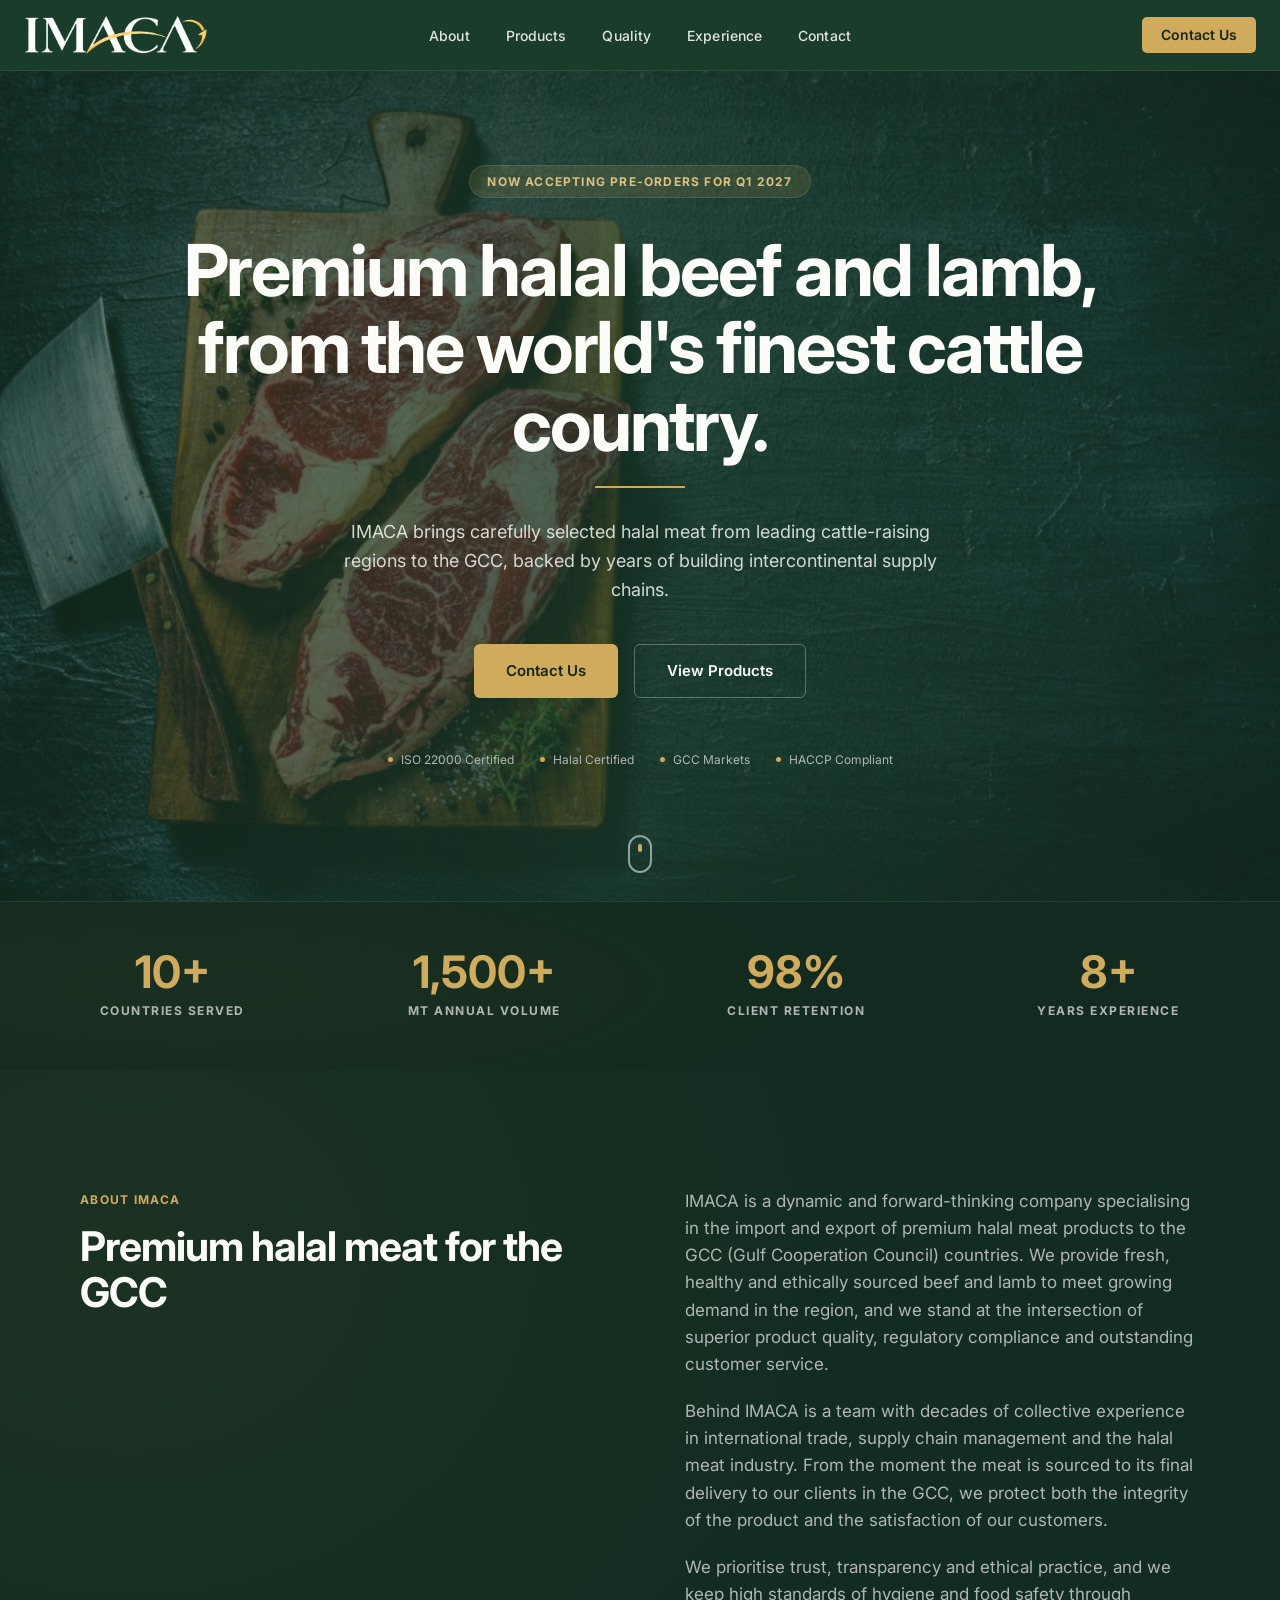
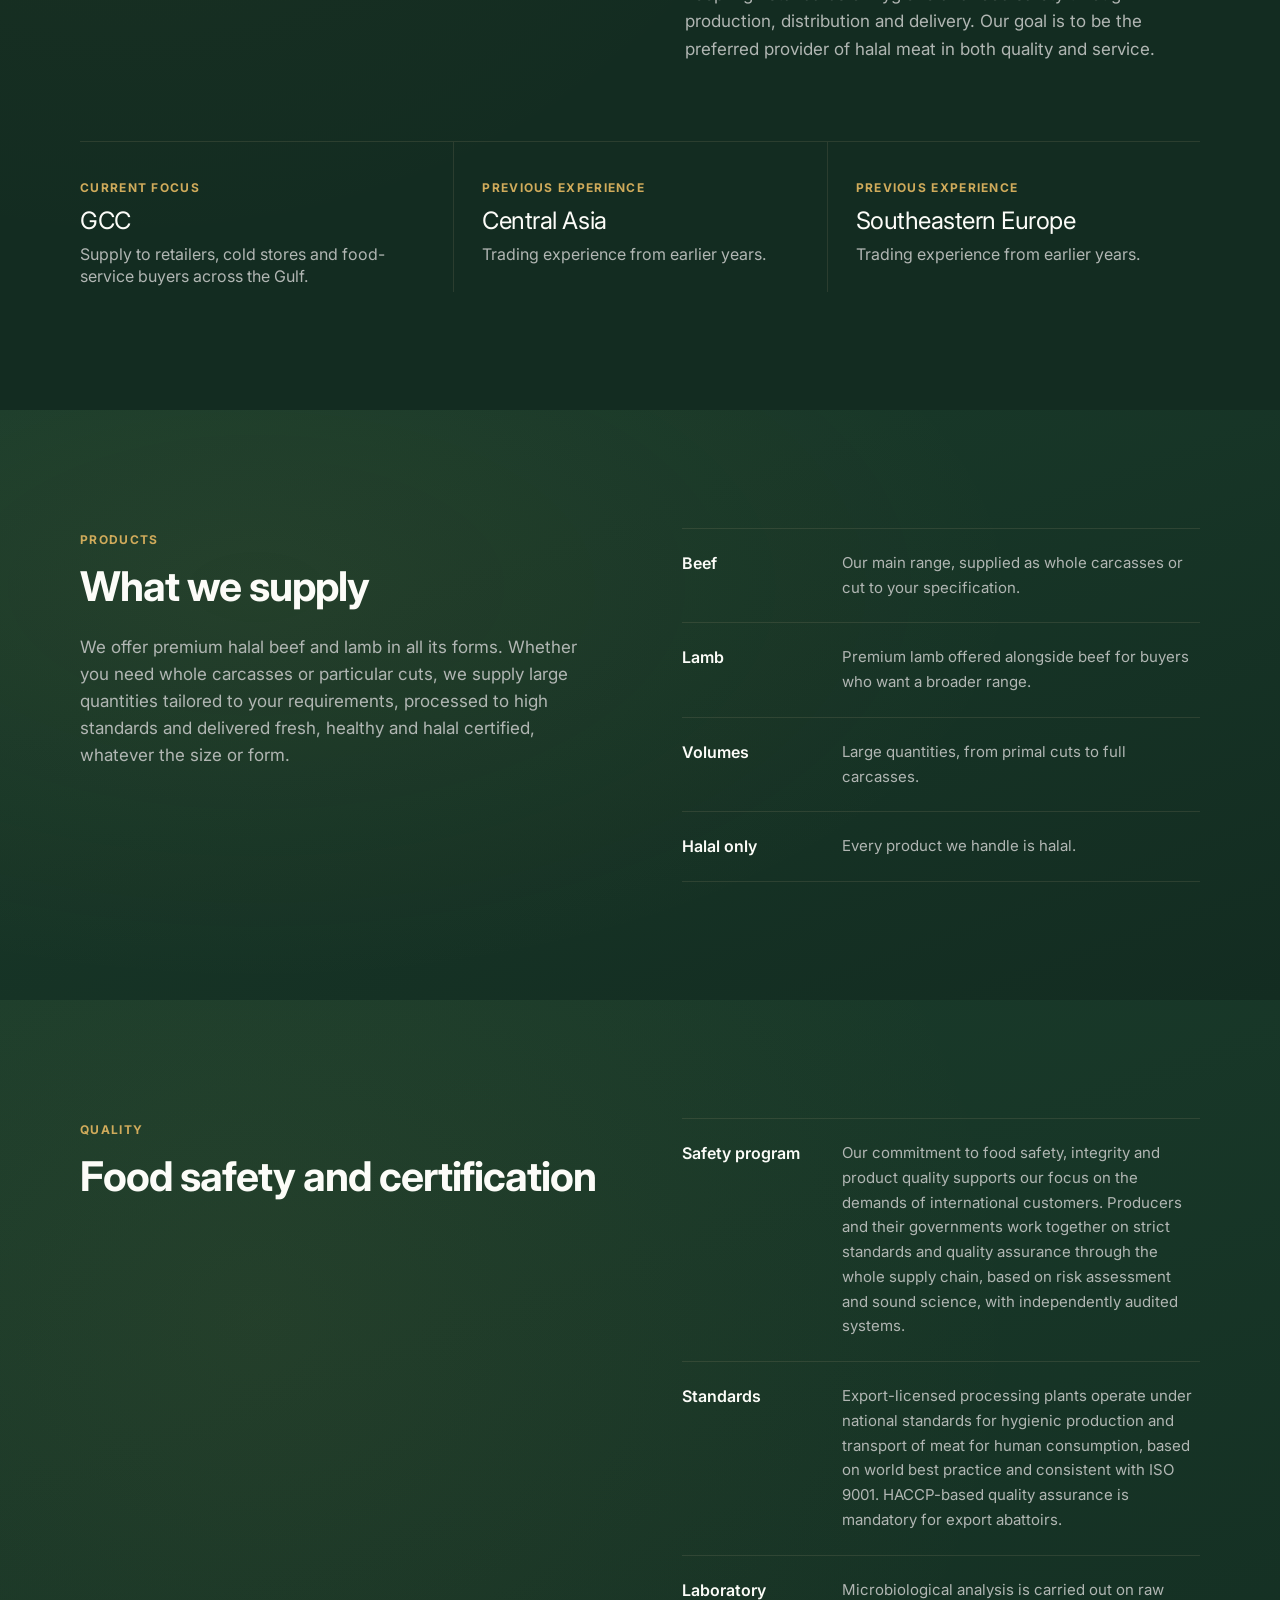
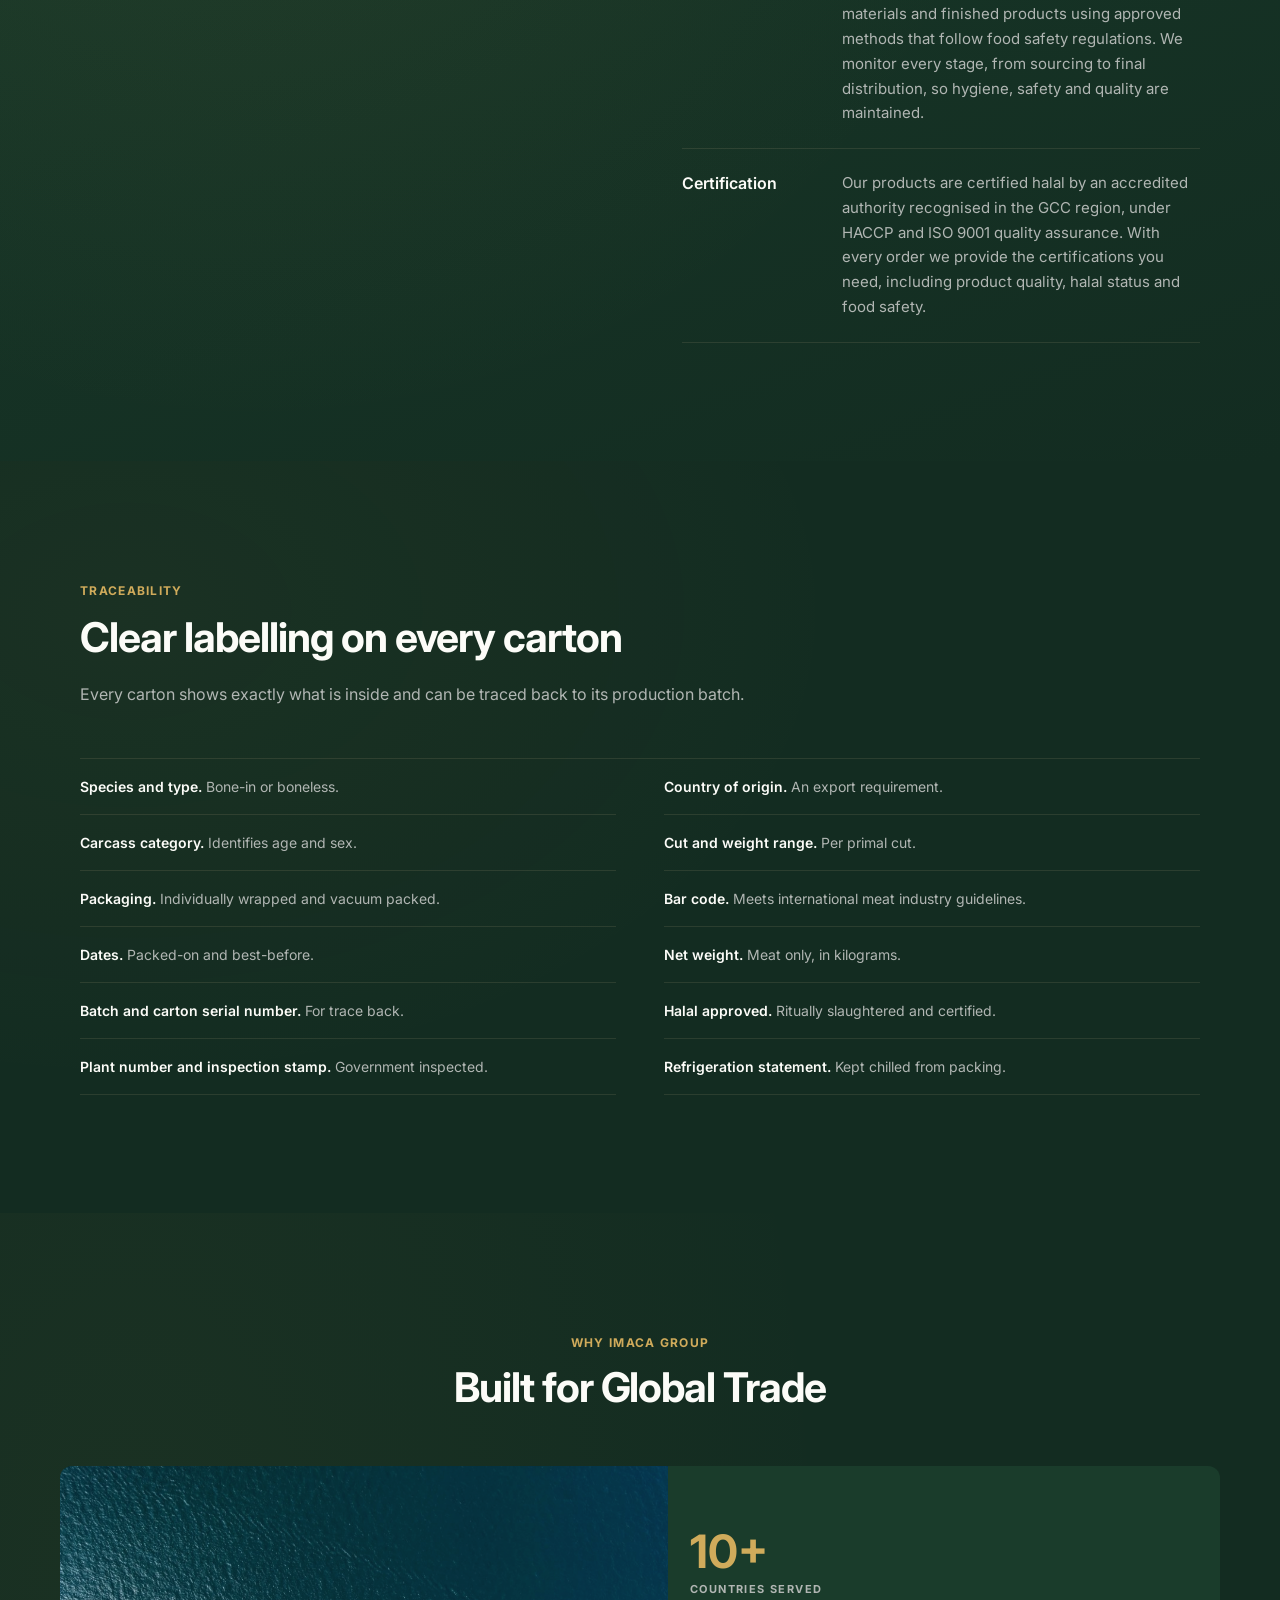
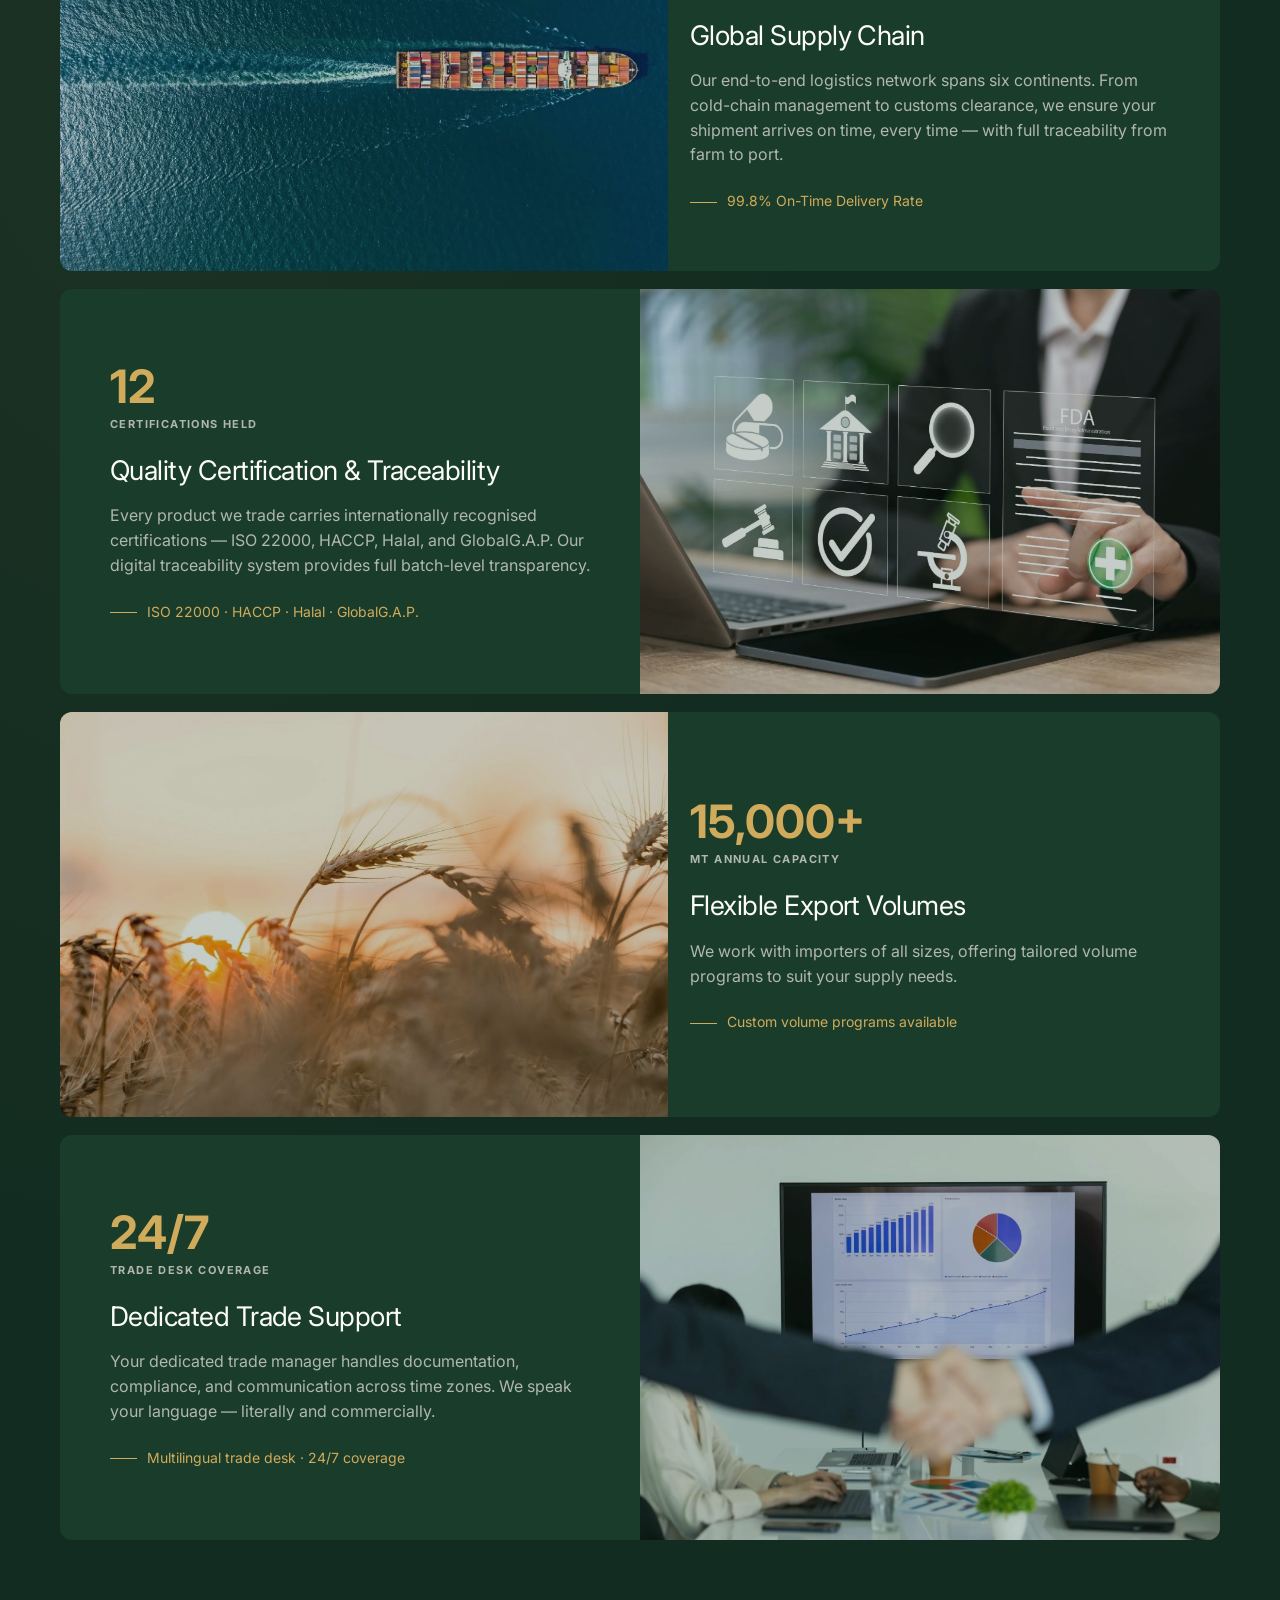
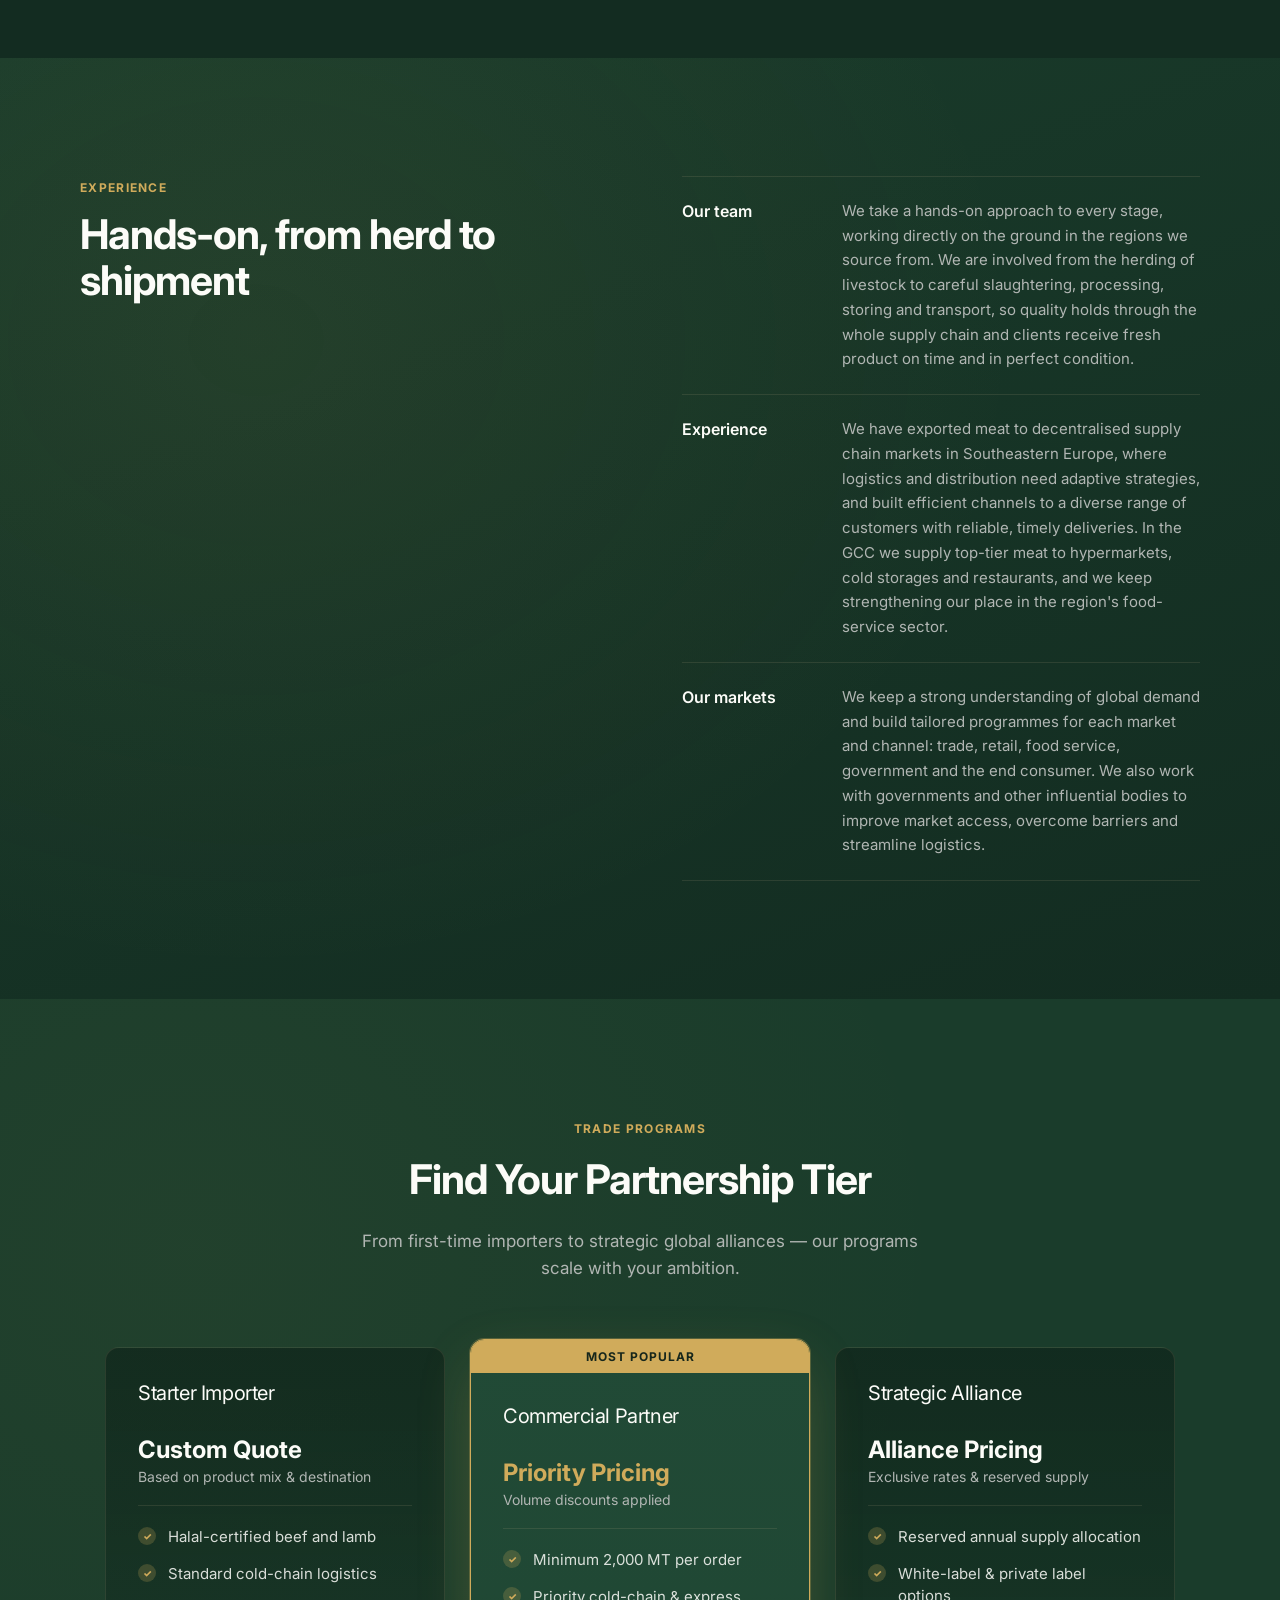
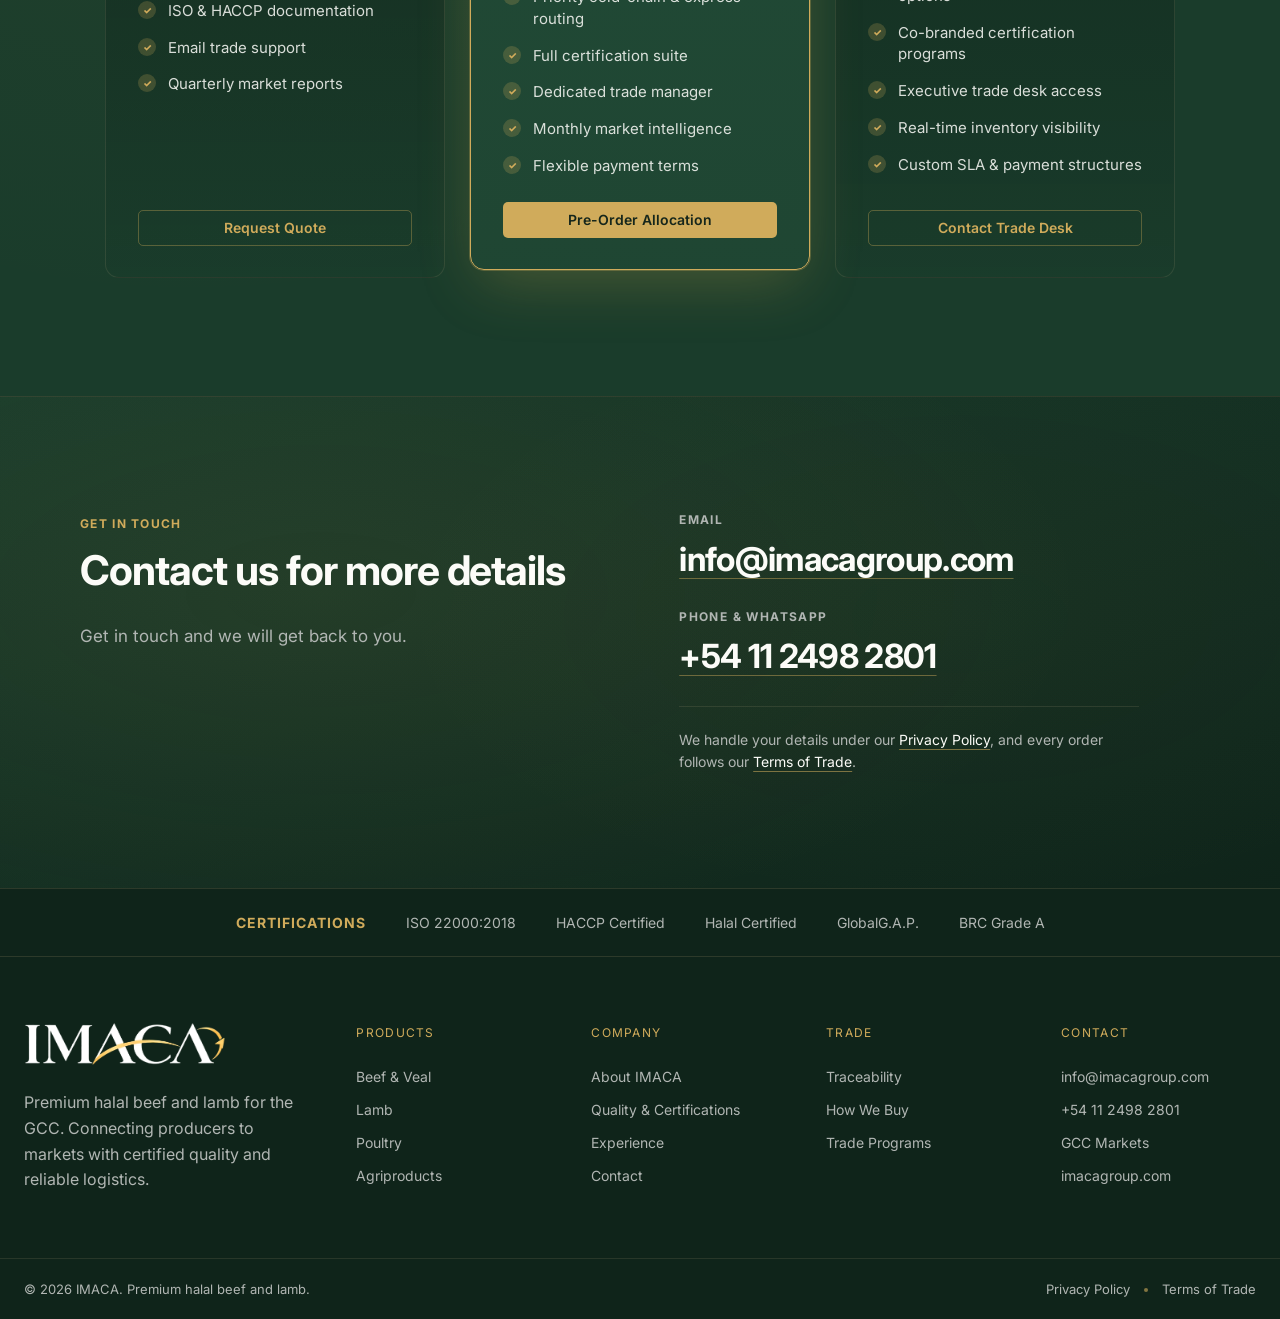
<file: index.html>
<!doctype html>
<html lang="en">
<head>
  <meta charset="utf-8">
  <meta name="viewport" content="width=device-width, initial-scale=1">
  <title>IMACA | Premium Halal Beef &amp; Lamb for the GCC</title>
  <meta name="description" content="IMACA supplies premium halal beef and lamb to GCC markets, connecting producers and buyers through certified quality and reliable logistics.">
  <meta property="og:title" content="IMACA | Premium Halal Beef &amp; Lamb for the GCC">
  <meta property="og:description" content="Premium halal beef and lamb for the GCC, backed by certified quality and reliable global trade.">
  <meta property="og:type" content="website">
  <meta name="twitter:card" content="summary_large_image">
  <link rel="icon" href="assets/favicon-32.png?v=10" type="image/png" sizes="32x32">
  <link rel="icon" href="assets/favicon-512.png?v=10" type="image/png" sizes="512x512">
  <link rel="apple-touch-icon" href="assets/apple-touch-icon.png?v=10">
  <link rel="preconnect" href="https://fonts.googleapis.com">
  <link rel="preconnect" href="https://fonts.gstatic.com" crossorigin>
  <link rel="stylesheet" href="https://fonts.googleapis.com/css2?family=Inter:wght@400;500;600;700;800&display=swap">
  <script>document.documentElement.classList.add("js-reveal")</script>
  <link rel="stylesheet" href="styles.css?v=10">
  <script src="script.js?v=10" defer></script>
</head>
<body>
<main id="top">
  <header class="site-header" id="site-header">
    <div class="header-inner">
      <a class="brand" href="#top" aria-label="IMACA, back to top"><img class="brand-logo" src="assets/imaca-logo.png?v=10" alt="IMACA" width="1007" height="219"></a>
      <nav class="nav-links" id="nav-links" aria-label="Main navigation">
        <a href="#about">About</a>
        <a href="#products">Products</a>
        <a href="#quality">Quality</a>
        <a href="#experience">Experience</a>
        <a href="#contact">Contact</a>
      </nav>
      <a class="btn btn-gold header-action" href="#contact">Contact Us</a>
      <button type="button" class="btn btn-ghost btn-icon menu-button" id="menu-button" aria-label="Open menu" aria-expanded="false" aria-controls="nav-links">
        <svg class="icon-menu" viewBox="0 0 24 24" fill="none" stroke="currentColor" stroke-width="2" stroke-linecap="round" stroke-linejoin="round" aria-hidden="true"><line x1="4" x2="20" y1="12" y2="12"/><line x1="4" x2="20" y1="6" y2="6"/><line x1="4" x2="20" y1="18" y2="18"/></svg>
        <svg class="icon-close" viewBox="0 0 24 24" fill="none" stroke="currentColor" stroke-width="2" stroke-linecap="round" stroke-linejoin="round" aria-hidden="true"><path d="M18 6 6 18"/><path d="m6 6 12 12"/></svg>
      </button>
    </div>
  </header>
  <section class="hero" aria-labelledby="hero-title">
    <img class="hero-image" src="assets/hero-steak.jpg" alt="Premium cuts of beef on a butcher board" width="1024" height="682">
    <div class="hero-center">
      <span class="hero-pill">Now accepting pre-orders for Q1 2027</span>
      <h1 id="hero-title">Premium halal beef and lamb, from the world's finest cattle country.</h1>
      <div class="gold-rule"></div>
      <p class="hero-copy">IMACA brings carefully selected halal meat from leading cattle-raising regions to the GCC, backed by years of building intercontinental supply chains.</p>
      <div class="hero-actions">
        <a class="btn btn-gold btn-lg" href="#contact">Contact Us</a>
        <a class="btn btn-light-outline btn-lg" href="#products">View Products</a>
      </div>
      <div class="hero-badges"><span>ISO 22000 Certified</span><span>Halal Certified</span><span>GCC Markets</span><span>HACCP Compliant</span></div>
    </div>
    <a class="scroll-mouse" href="#about" aria-label="Scroll to About"></a>
  </section>

  <div class="stats">
    <div class="wrap stats-grid">
      <div><span class="stat-number">10+</span><span class="stat-label">Countries served</span></div>
      <div><span class="stat-number">1,500+</span><span class="stat-label">MT annual volume</span></div>
      <div><span class="stat-number">98%</span><span class="stat-label">Client retention</span></div>
      <div><span class="stat-number">8+</span><span class="stat-label">Years experience</span></div>
    </div>
  </div>

  <section id="about" class="section-band tone-base">
    <div class="wrap wrap-narrow">
      <div class="about-top">
        <div><span class="eyebrow">About IMACA</span><h2 class="section-title">Premium halal meat for the GCC</h2></div>
        <div class="about-text body-copy">
          <p>IMACA is a dynamic and forward-thinking company specialising in the import and export of premium halal meat products to the GCC (Gulf Cooperation Council) countries. We provide fresh, healthy and ethically sourced beef and lamb to meet growing demand in the region, and we stand at the intersection of superior product quality, regulatory compliance and outstanding customer service.</p>
          <p>Behind IMACA is a team with decades of collective experience in international trade, supply chain management and the halal meat industry. From the moment the meat is sourced to its final delivery to our clients in the GCC, we protect both the integrity of the product and the satisfaction of our customers.</p>
          <p>We prioritise trust, transparency and ethical practice, and we keep high standards of hygiene and food safety through production, distribution and delivery. Our goal is to be the preferred provider of halal meat in both quality and service.</p>
        </div>
      </div>
      <div class="focus-grid">
        <div class="focus-item"><span class="eyebrow">Current focus</span><h3>GCC</h3><p>Supply to retailers, cold stores and food-service buyers across the Gulf.</p></div>
        <div class="focus-item"><span class="eyebrow">Previous experience</span><h3>Central Asia</h3><p>Trading experience from earlier years.</p></div>
        <div class="focus-item"><span class="eyebrow">Previous experience</span><h3>Southeastern Europe</h3><p>Trading experience from earlier years.</p></div>
      </div>
    </div>
  </section>

  <section id="products" class="section-band tone-gradient">
    <div class="wrap wrap-narrow split-grid">
      <div class="split-intro"><span class="eyebrow">Products</span><h2 class="section-title">What we supply</h2><p class="body-copy">We offer premium halal beef and lamb in all its forms. Whether you need whole carcasses or particular cuts, we supply large quantities tailored to your requirements, processed to high standards and delivered fresh, healthy and halal certified, whatever the size or form.</p></div>
      <div class="detail-list">
        <div class="detail-row"><strong>Beef</strong><p>Our main range, supplied as whole carcasses or cut to your specification.</p></div>
        <div class="detail-row"><strong>Lamb</strong><p>Premium lamb offered alongside beef for buyers who want a broader range.</p></div>
        <div class="detail-row"><strong>Volumes</strong><p>Large quantities, from primal cuts to full carcasses.</p></div>
        <div class="detail-row"><strong>Halal only</strong><p>Every product we handle is halal.</p></div>
      </div>
    </div>
  </section>

  <!-- Specifications section hidden for now.
  <section class="specs-band tone-base">
    <div class="wrap wrap-narrow">
      <span class="eyebrow">Specifications</span>
      <h2 class="section-title">Lamb specifications</h2>
      <p class="body-copy specs-lead">Categories, cuts and grading are described clearly so that orders are specified precisely. Trim variations are agreed between buyer and seller.</p>
      <div class="spec-table">
        <div class="spec-table-head"><span>Category</span><span>Description</span></div>
        <div class="spec-table-row"><strong>Young lamb</strong><span>Up to 5 months. No permanent incisor teeth and no permanent upper molars.</span></div>
        <div class="spec-table-row"><strong>Lamb</strong><span>About 12 months. Female, castrated or entire male with no permanent incisor teeth.</span></div>
        <div class="spec-table-row"><strong>Hogget (yearling mutton)</strong><span>10 to 18 months. One or two permanent incisor teeth; males show no secondary sexual characteristics.</span></div>
        <div class="spec-table-row"><strong>Mutton (ewe or wether)</strong><span>Over 10 months. Female or castrated male with permanent incisor teeth.</span></div>
        <div class="spec-table-row"><strong>Ram</strong><span>Over 10 months. Entire or castrated male showing secondary sexual characteristics.</span></div>
      </div>
      <div class="spec-notes">
        <div class="detail-list">
          <div class="detail-row"><strong>Carcass</strong><p>All skeletal musculature and bone, from the hock and knee joints, including all cervical vertebrae and up to five coccygeal vertebrae.</p></div>
          <div class="detail-row"><strong>Carcass pieces</strong><p>Cut from a full carcass with all primal cuts retained (the tenderloin may be excepted). More than two pieces are described as carcass pieces; six pieces as a 6 way cut.</p></div>
          <div class="detail-row"><strong>Primal cuts</strong><p>Leg (chump on or off, shank on or off), loin and short loin, rack (cap on or off, frenched), square cut shoulder (rolled and netted), neck, backstrap, tenderloin, breast and flap, fore shank.</p></div>
          <div class="detail-row"><strong>Fat class</strong><p>Graded 1 to 5 by tissue depth at the GR site, over the 12th rib and 110 mm from the midline: class 1 up to 5 mm, class 2 over 5 to 10 mm, class 3 over 10 to 15 mm, class 4 over 15 to 20 mm, class 5 over 20 mm.</p></div>
          <div class="detail-row"><strong>Weight class</strong><p>Carcasses are classified by weight in 2 kg steps, from 8 kg up to 28 kg.</p></div>
        </div>
      </div>
    </div>
  </section>
  -->

  <section id="quality" class="section-band tone-gradient">
    <div class="wrap wrap-narrow split-grid">
      <div><span class="eyebrow">Quality</span><h2 class="section-title">Food safety and certification</h2></div>
      <div class="detail-list">
        <div class="detail-row"><strong>Safety program</strong><p>Our commitment to food safety, integrity and product quality supports our focus on the demands of international customers. Producers and their governments work together on strict standards and quality assurance through the whole supply chain, based on risk assessment and sound science, with independently audited systems.</p></div>
        <div class="detail-row"><strong>Standards</strong><p>Export-licensed processing plants operate under national standards for hygienic production and transport of meat for human consumption, based on world best practice and consistent with ISO 9001. HACCP-based quality assurance is mandatory for export abattoirs.</p></div>
        <div class="detail-row"><strong>Laboratory</strong><p>Microbiological analysis is carried out on raw materials and finished products using approved methods that follow food safety regulations. We monitor every stage, from sourcing to final distribution, so hygiene, safety and quality are maintained.</p></div>
        <div class="detail-row"><strong>Certification</strong><p>Our products are certified halal by an accredited authority recognised in the GCC region, under HACCP and ISO 9001 quality assurance. With every order we provide the certifications you need, including product quality, halal status and food safety.</p></div>
      </div>
    </div>
  </section>

  <section id="traceability" class="section-band tone-base">
    <div class="wrap wrap-narrow">
      <span class="eyebrow">Traceability</span>
      <h2 class="section-title">Clear labelling on every carton</h2>
      <p class="body-copy trace-lead">Every carton shows exactly what is inside and can be traced back to its production batch.</p>
      <div class="label-grid">
        <p><strong>Species and type.</strong> Bone-in or boneless.</p>
        <p><strong>Country of origin.</strong> An export requirement.</p>
        <p><strong>Carcass category.</strong> Identifies age and sex.</p>
        <p><strong>Cut and weight range.</strong> Per primal cut.</p>
        <p><strong>Packaging.</strong> Individually wrapped and vacuum packed.</p>
        <p><strong>Bar code.</strong> Meets international meat industry guidelines.</p>
        <p><strong>Dates.</strong> Packed-on and best-before.</p>
        <p><strong>Net weight.</strong> Meat only, in kilograms.</p>
        <p><strong>Batch and carton serial number.</strong> For trace back.</p>
        <p><strong>Halal approved.</strong> Ritually slaughtered and certified.</p>
        <p><strong>Plant number and inspection stamp.</strong> Government inspected.</p>
        <p><strong>Refrigeration statement.</strong> Kept chilled from packing.</p>
      </div>
    </div>
  </section>

  <section class="section-band tone-base">
    <div class="feature-heading"><span class="eyebrow">Why IMACA Group</span><h2 class="section-title">Built for Global Trade</h2></div>
    <div class="feature-stack">
      <article class="feature-row">
        <div class="feature-media"><img class="feature-photo" src="assets/cargo-ship.jpg" alt="Aerial view of a container ship crossing the ocean" loading="lazy" width="1024" height="682"></div>
        <div class="feature-content"><span class="feature-number">10+</span><span class="feature-label">Countries served</span><h3>Global Supply Chain</h3><p>Our end-to-end logistics network spans six continents. From cold-chain management to customs clearance, we ensure your shipment arrives on time, every time — with full traceability from farm to port.</p><span class="feature-foot">99.8% On-Time Delivery Rate</span></div>
      </article>
      <article class="feature-row reverse">
        <div class="feature-media"><img class="feature-photo" src="assets/quality-desk.jpg" alt="Professional reviewing FDA certification documents on a digital display" loading="lazy" width="1024" height="682"></div>
        <div class="feature-content"><span class="feature-number">12</span><span class="feature-label">Certifications held</span><h3>Quality Certification &amp; Traceability</h3><p>Every product we trade carries internationally recognised certifications — ISO 22000, HACCP, Halal, and GlobalG.A.P. Our digital traceability system provides full batch-level transparency.</p><span class="feature-foot">ISO 22000 · HACCP · Halal · GlobalG.A.P.</span></div>
      </article>
      <article class="feature-row">
        <div class="feature-media"><img class="feature-photo" src="assets/wheat.jpg" alt="Golden wheat field at sunset" loading="lazy" width="1024" height="682"></div>
        <div class="feature-content"><span class="feature-number">15,000+</span><span class="feature-label">MT annual capacity</span><h3>Flexible Export Volumes</h3><p>We work with importers of all sizes, offering tailored volume programs to suit your supply needs.</p><span class="feature-foot">Custom volume programs available</span></div>
      </article>
      <article class="feature-row reverse">
        <div class="feature-media"><img class="feature-photo" src="assets/trade-chart.jpg" alt="Business handshake in front of a trade growth chart" loading="lazy" width="1024" height="682"></div>
        <div class="feature-content"><span class="feature-number">24/7</span><span class="feature-label">Trade desk coverage</span><h3>Dedicated Trade Support</h3><p>Your dedicated trade manager handles documentation, compliance, and communication across time zones. We speak your language — literally and commercially.</p><span class="feature-foot">Multilingual trade desk · 24/7 coverage</span></div>
      </article>
    </div>
  </section>

  <section id="experience" class="section-band tone-gradient">
    <div class="wrap wrap-narrow split-grid">
      <div><span class="eyebrow">Experience</span><h2 class="section-title">Hands-on, from herd to shipment</h2></div>
      <div class="detail-list">
        <div class="detail-row"><strong>Our team</strong><p>We take a hands-on approach to every stage, working directly on the ground in the regions we source from. We are involved from the herding of livestock to careful slaughtering, processing, storing and transport, so quality holds through the whole supply chain and clients receive fresh product on time and in perfect condition.</p></div>
        <div class="detail-row"><strong>Experience</strong><p>We have exported meat to decentralised supply chain markets in Southeastern Europe, where logistics and distribution need adaptive strategies, and built efficient channels to a diverse range of customers with reliable, timely deliveries. In the GCC we supply top-tier meat to hypermarkets, cold storages and restaurants, and we keep strengthening our place in the region's food-service sector.</p></div>
        <div class="detail-row"><strong>Our markets</strong><p>We keep a strong understanding of global demand and build tailored programmes for each market and channel: trade, retail, food service, government and the end consumer. We also work with governments and other influential bodies to improve market access, overcome barriers and streamline logistics.</p></div>
      </div>
    </div>
  </section>

  <section id="programs" class="section-band tone-panel programs">
    <div class="wrap">
      <span class="eyebrow">Trade programs</span>
      <h2 class="section-title">Find Your Partnership Tier</h2>
      <p class="body-copy programs-subtitle">From first-time importers to strategic global alliances — our programs scale with your ambition.</p>
      <div class="tier-grid">
        <article class="tier">
          <h3>Starter Importer</h3>
          <div class="tier-price">Custom Quote</div>
          <p class="tier-caption">Based on product mix &amp; destination</p>
          <ul><li>Halal-certified beef and lamb</li><li>Standard cold-chain logistics</li><li>ISO &amp; HACCP documentation</li><li>Email trade support</li><li>Quarterly market reports</li></ul>
          <a class="btn btn-gold-outline tier-button" href="#contact">Request Quote</a>
        </article>
        <article class="tier tier-featured">
          <div class="tier-ribbon">Most popular</div>
          <h3>Commercial Partner</h3>
          <div class="tier-price">Priority Pricing</div>
          <p class="tier-caption">Volume discounts applied</p>
          <ul><li>Minimum 2,000 MT per order</li><li>Priority cold-chain &amp; express routing</li><li>Full certification suite</li><li>Dedicated trade manager</li><li>Monthly market intelligence</li><li>Flexible payment terms</li></ul>
          <a class="btn btn-gold tier-button" href="#contact">Pre-Order Allocation</a>
        </article>
        <article class="tier">
          <h3>Strategic Alliance</h3>
          <div class="tier-price">Alliance Pricing</div>
          <p class="tier-caption">Exclusive rates &amp; reserved supply</p>
          <ul><li>Reserved annual supply allocation</li><li>White-label &amp; private label options</li><li>Co-branded certification programs</li><li>Executive trade desk access</li><li>Real-time inventory visibility</li><li>Custom SLA &amp; payment structures</li></ul>
          <a class="btn btn-gold-outline tier-button" href="#contact">Contact Trade Desk</a>
        </article>
      </div>
    </div>
  </section>

  <section id="contact" class="contact-band tone-gradient">
    <div class="wrap wrap-narrow contact-grid">
      <div><span class="eyebrow">Get in touch</span><h2 class="section-title">Contact us for more details</h2><p class="body-copy">Get in touch and we will get back to you.</p></div>
      <div>
        <div class="contact-detail"><span>Email</span><a href="mailto:info@imacagroup.com">info@imacagroup.com</a></div>
        <div class="contact-detail"><span>Phone &amp; WhatsApp</span><a href="tel:+541124982801">+54 11 2498 2801</a></div>
        <p class="contact-legal">We handle your details under our <a href="privacy.html">Privacy Policy</a>, and every order follows our <a href="terms.html">Terms of Trade</a>.</p>
      </div>
    </div>
  </section>

  <div class="cert-strip"><strong>Certifications</strong><span>ISO 22000:2018</span><span>HACCP Certified</span><span>Halal Certified</span><span>GlobalG.A.P.</span><span>BRC Grade A</span></div>

  <footer class="site-footer">
    <div class="wrap footer-main">
      <div class="footer-brand">
        <a class="brand" href="#top" aria-label="IMACA, back to top"><img class="brand-logo" src="assets/imaca-logo.png?v=10" alt="IMACA" width="1007" height="219"></a>
        <p>Premium halal beef and lamb for the GCC. Connecting producers to markets with certified quality and reliable logistics.</p>
      </div>
      <div class="footer-links"><h4>Products</h4><a href="#products">Beef &amp; Veal</a><a href="#products">Lamb</a><a href="#products">Poultry</a><a href="#products">Agriproducts</a></div>
      <div class="footer-links"><h4>Company</h4><a href="#about">About IMACA</a><a href="#quality">Quality &amp; Certifications</a><a href="#experience">Experience</a><a href="#contact">Contact</a></div>
      <div class="footer-links"><h4>Trade</h4><!-- <a href="#products">Lamb Specifications</a> --><a href="#traceability">Traceability</a><a href="#experience">How We Buy</a><a href="#programs">Trade Programs</a></div>
      <div class="footer-links"><h4>Contact</h4><a href="mailto:info@imacagroup.com">info@imacagroup.com</a><a href="tel:+541124982801">+54 11 2498 2801</a><a href="#about">GCC Markets</a><a href="#top">imacagroup.com</a></div>
    </div>
    <div class="footer-bottom"><div class="wrap footer-bottom-inner"><span>© 2026 IMACA. Premium halal beef and lamb.</span><nav class="footer-legal" aria-label="Legal"><a href="privacy.html">Privacy Policy</a><a href="terms.html">Terms of Trade</a></nav></div></div>
  </footer>
</main>
</body>
</html>
</file>
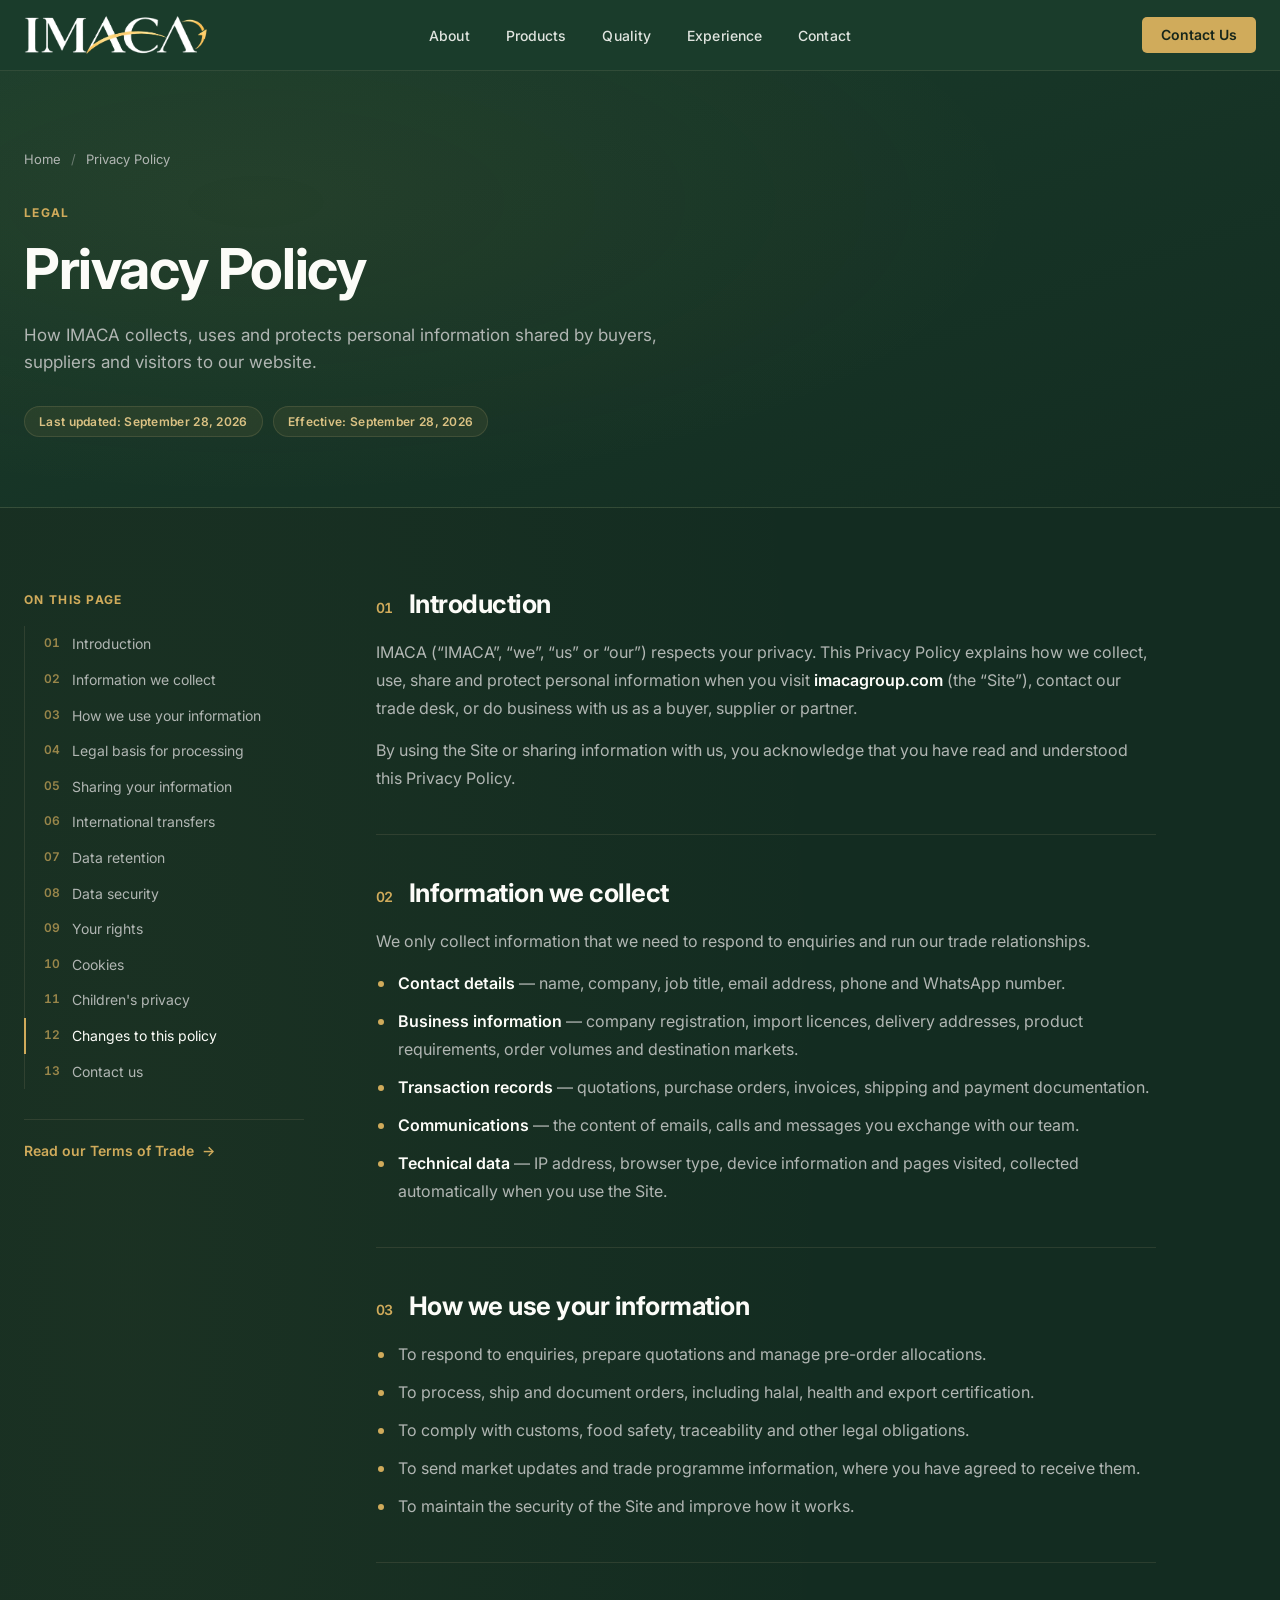
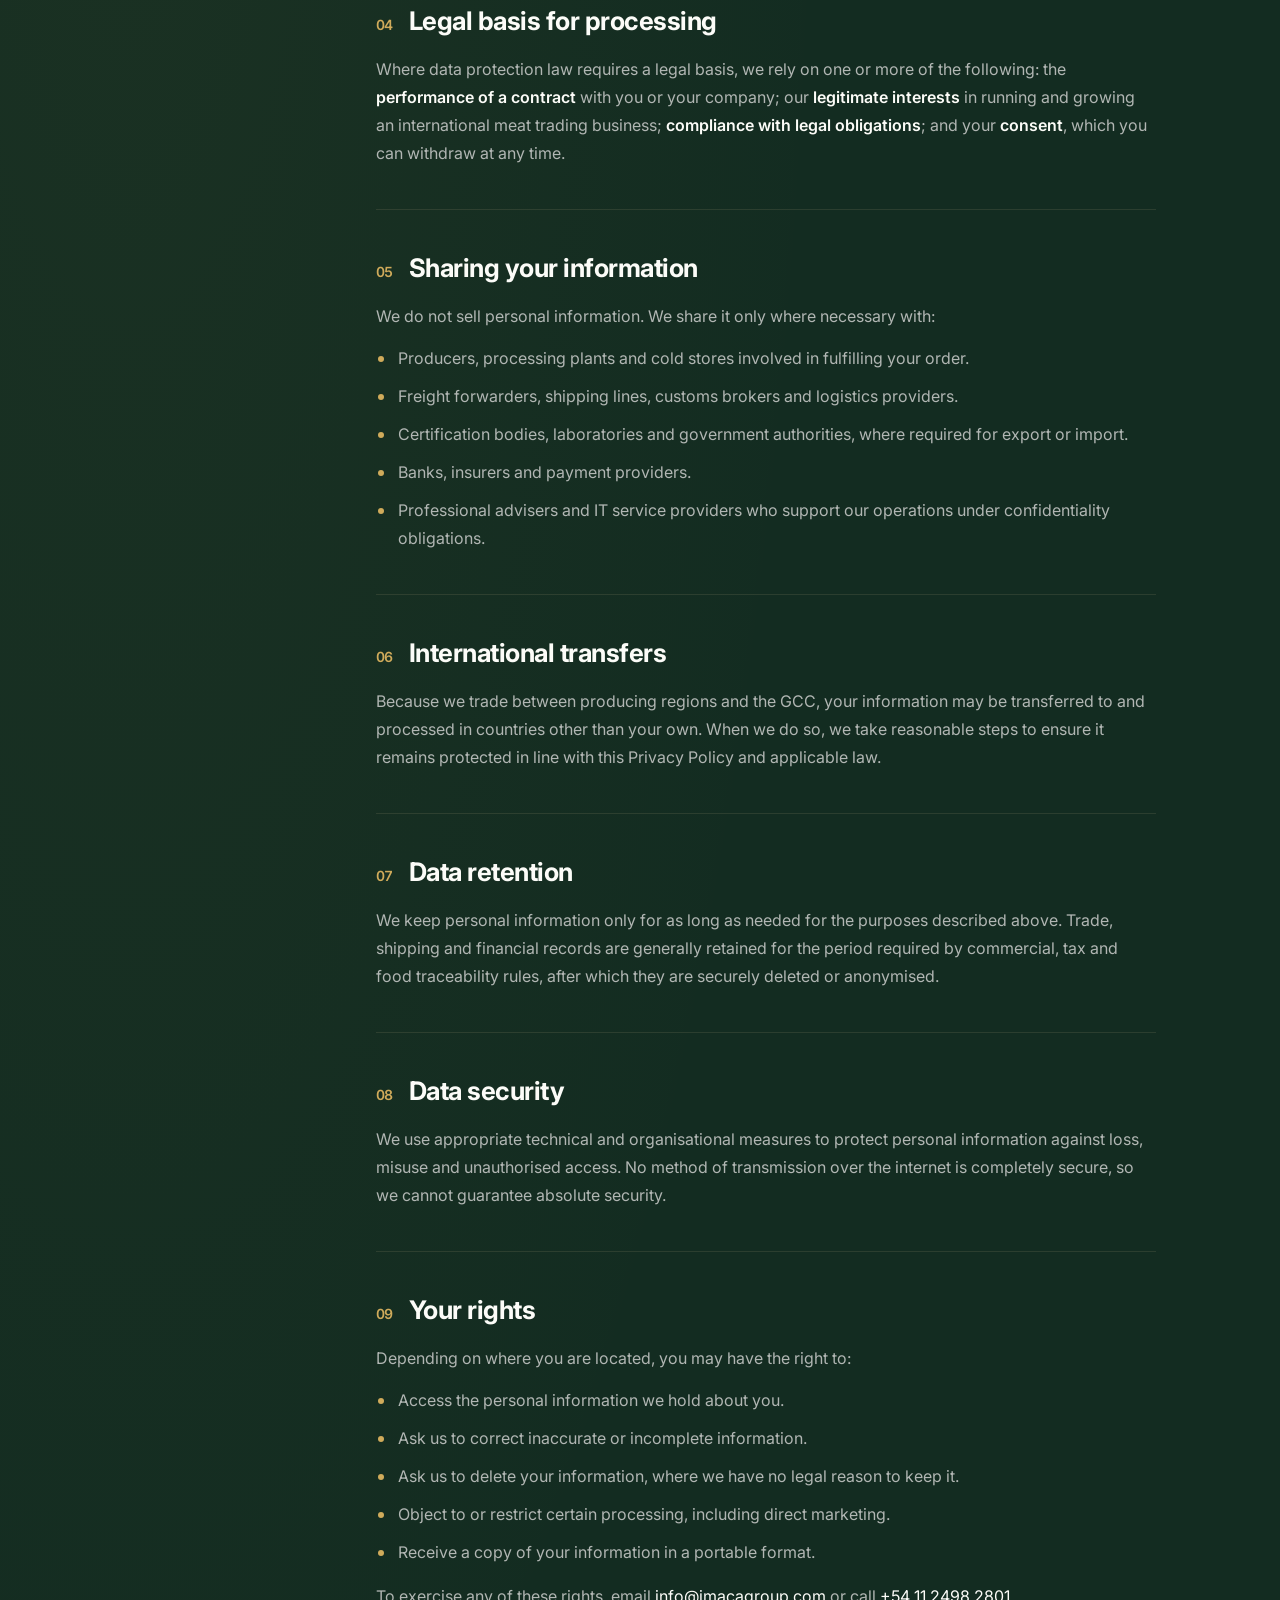
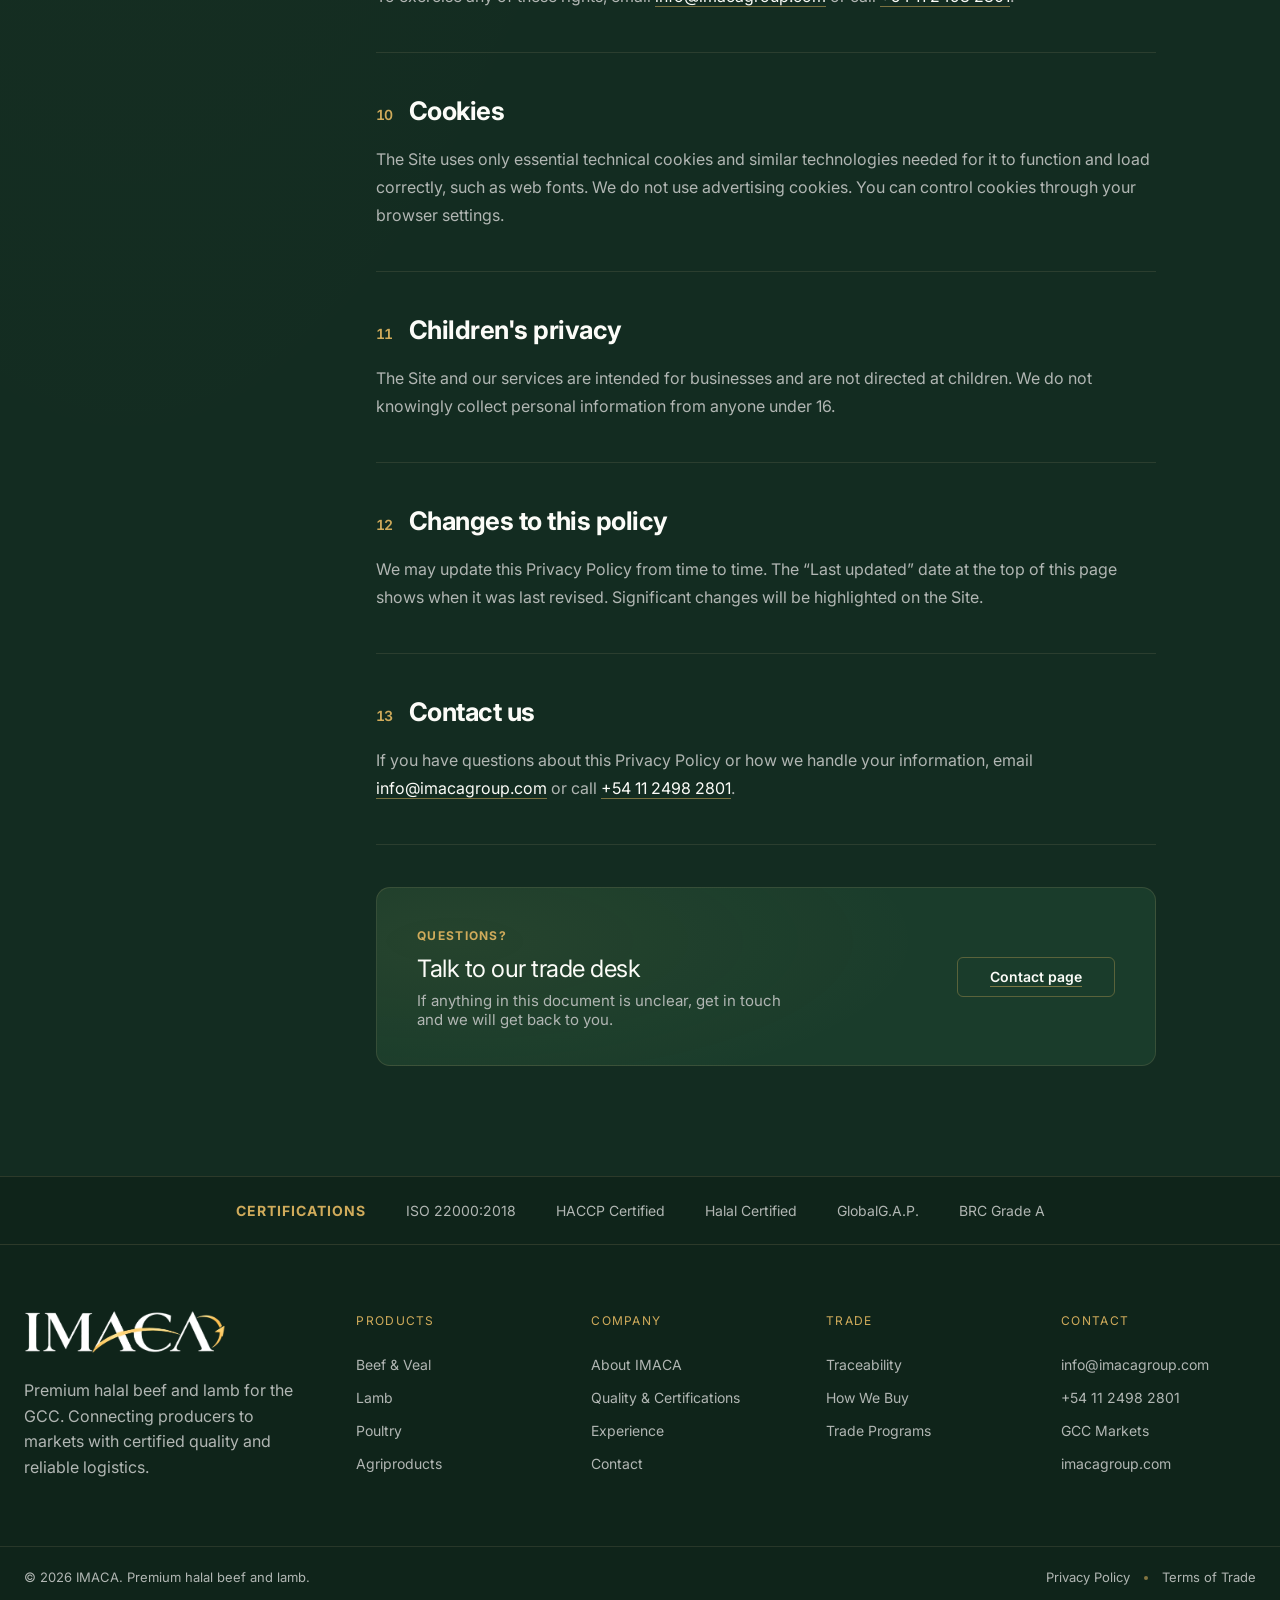
<file: privacy.html>
<!doctype html>
<html lang="en">
<head>
  <meta charset="utf-8">
  <meta name="viewport" content="width=device-width, initial-scale=1">
  <title>Privacy Policy | IMACA</title>
  <meta name="description" content="How IMACA collects, uses and protects personal information shared by buyers, suppliers and visitors to our website.">
  <meta name="robots" content="index, follow">
  <link rel="icon" href="assets/favicon-32.png?v=10" type="image/png" sizes="32x32">
  <link rel="icon" href="assets/favicon-512.png?v=10" type="image/png" sizes="512x512">
  <link rel="apple-touch-icon" href="assets/apple-touch-icon.png?v=10">
  <link rel="preconnect" href="https://fonts.googleapis.com">
  <link rel="preconnect" href="https://fonts.gstatic.com" crossorigin>
  <link rel="stylesheet" href="https://fonts.googleapis.com/css2?family=Inter:wght@400;500;600;700;800&display=swap">
  <script>document.documentElement.classList.add("js-reveal")</script>
  <link rel="stylesheet" href="styles.css?v=10">
  <script src="script.js?v=10" defer></script>
</head>
<body>
<main id="top">
  <header class="site-header" id="site-header">
    <div class="header-inner">
      <a class="brand" href="index.html" aria-label="IMACA, back to top"><img class="brand-logo" src="assets/imaca-logo.png?v=10" alt="IMACA" width="1007" height="219"></a>
      <nav class="nav-links" id="nav-links" aria-label="Main navigation">
        <a href="index.html#about">About</a>
        <a href="index.html#products">Products</a>
        <a href="index.html#quality">Quality</a>
        <a href="index.html#experience">Experience</a>
        <a href="index.html#contact">Contact</a>
      </nav>
      <a class="btn btn-gold header-action" href="index.html#contact">Contact Us</a>
      <button type="button" class="btn btn-ghost btn-icon menu-button" id="menu-button" aria-label="Open menu" aria-expanded="false" aria-controls="nav-links">
        <svg class="icon-menu" viewBox="0 0 24 24" fill="none" stroke="currentColor" stroke-width="2" stroke-linecap="round" stroke-linejoin="round" aria-hidden="true"><line x1="4" x2="20" y1="12" y2="12"/><line x1="4" x2="20" y1="6" y2="6"/><line x1="4" x2="20" y1="18" y2="18"/></svg>
        <svg class="icon-close" viewBox="0 0 24 24" fill="none" stroke="currentColor" stroke-width="2" stroke-linecap="round" stroke-linejoin="round" aria-hidden="true"><path d="M18 6 6 18"/><path d="m6 6 12 12"/></svg>
      </button>
    </div>
  </header>
  <section class="legal-hero tone-gradient">
    <div class="wrap">
      <nav class="legal-crumbs" aria-label="Breadcrumb"><a href="index.html">Home</a><span aria-hidden="true">/</span><span>Privacy Policy</span></nav>
      <span class="eyebrow">Legal</span>
      <h1 class="section-title">Privacy Policy</h1>
      <p class="body-copy legal-lead">How IMACA collects, uses and protects personal information shared by buyers, suppliers and visitors to our website.</p>
      <div class="legal-meta"><span>Last updated: September 28, 2026</span><span>Effective: September 28, 2026</span></div>
    </div>
  </section>

  <section class="legal-band tone-base">
    <div class="wrap legal-layout">
      <aside class="legal-toc" aria-label="On this page">
        <span class="eyebrow">On this page</span>
        <ol>
          <li><a href="#introduction"><span>01</span>Introduction</a></li>
          <li><a href="#information-we-collect"><span>02</span>Information we collect</a></li>
          <li><a href="#how-we-use-your-information"><span>03</span>How we use your information</a></li>
          <li><a href="#legal-basis-for-processing"><span>04</span>Legal basis for processing</a></li>
          <li><a href="#sharing-your-information"><span>05</span>Sharing your information</a></li>
          <li><a href="#international-transfers"><span>06</span>International transfers</a></li>
          <li><a href="#data-retention"><span>07</span>Data retention</a></li>
          <li><a href="#data-security"><span>08</span>Data security</a></li>
          <li><a href="#your-rights"><span>09</span>Your rights</a></li>
          <li><a href="#cookies"><span>10</span>Cookies</a></li>
          <li><a href="#children-s-privacy"><span>11</span>Children&#x27;s privacy</a></li>
          <li><a href="#changes-to-this-policy"><span>12</span>Changes to this policy</a></li>
          <li><a href="#contact-us"><span>13</span>Contact us</a></li>
        </ol>
        <a class="legal-switch" href="terms.html">Read our Terms of Trade <span aria-hidden="true">&rarr;</span></a>
      </aside>
      <article class="legal-content">
        <section class="legal-section" id="introduction">
          <h2><span class="legal-num">01</span>Introduction</h2>
          <p>IMACA (&ldquo;IMACA&rdquo;, &ldquo;we&rdquo;, &ldquo;us&rdquo; or &ldquo;our&rdquo;) respects your privacy. This Privacy Policy explains how we collect, use, share and protect personal information when you visit <strong>imacagroup.com</strong> (the &ldquo;Site&rdquo;), contact our trade desk, or do business with us as a buyer, supplier or partner.</p>
          <p>By using the Site or sharing information with us, you acknowledge that you have read and understood this Privacy Policy.</p>
        </section>
        <section class="legal-section" id="information-we-collect">
          <h2><span class="legal-num">02</span>Information we collect</h2>
          <p>We only collect information that we need to respond to enquiries and run our trade relationships.</p>
          <ul>
            <li><strong>Contact details</strong> &mdash; name, company, job title, email address, phone and WhatsApp number.</li>
            <li><strong>Business information</strong> &mdash; company registration, import licences, delivery addresses, product requirements, order volumes and destination markets.</li>
            <li><strong>Transaction records</strong> &mdash; quotations, purchase orders, invoices, shipping and payment documentation.</li>
            <li><strong>Communications</strong> &mdash; the content of emails, calls and messages you exchange with our team.</li>
            <li><strong>Technical data</strong> &mdash; IP address, browser type, device information and pages visited, collected automatically when you use the Site.</li>
          </ul>
        </section>
        <section class="legal-section" id="how-we-use-your-information">
          <h2><span class="legal-num">03</span>How we use your information</h2>
          <ul>
            <li>To respond to enquiries, prepare quotations and manage pre-order allocations.</li>
            <li>To process, ship and document orders, including halal, health and export certification.</li>
            <li>To comply with customs, food safety, traceability and other legal obligations.</li>
            <li>To send market updates and trade programme information, where you have agreed to receive them.</li>
            <li>To maintain the security of the Site and improve how it works.</li>
          </ul>
        </section>
        <section class="legal-section" id="legal-basis-for-processing">
          <h2><span class="legal-num">04</span>Legal basis for processing</h2>
          <p>Where data protection law requires a legal basis, we rely on one or more of the following: the <strong>performance of a contract</strong> with you or your company; our <strong>legitimate interests</strong> in running and growing an international meat trading business; <strong>compliance with legal obligations</strong>; and your <strong>consent</strong>, which you can withdraw at any time.</p>
        </section>
        <section class="legal-section" id="sharing-your-information">
          <h2><span class="legal-num">05</span>Sharing your information</h2>
          <p>We do not sell personal information. We share it only where necessary with:</p>
          <ul>
            <li>Producers, processing plants and cold stores involved in fulfilling your order.</li>
            <li>Freight forwarders, shipping lines, customs brokers and logistics providers.</li>
            <li>Certification bodies, laboratories and government authorities, where required for export or import.</li>
            <li>Banks, insurers and payment providers.</li>
            <li>Professional advisers and IT service providers who support our operations under confidentiality obligations.</li>
          </ul>
        </section>
        <section class="legal-section" id="international-transfers">
          <h2><span class="legal-num">06</span>International transfers</h2>
          <p>Because we trade between producing regions and the GCC, your information may be transferred to and processed in countries other than your own. When we do so, we take reasonable steps to ensure it remains protected in line with this Privacy Policy and applicable law.</p>
        </section>
        <section class="legal-section" id="data-retention">
          <h2><span class="legal-num">07</span>Data retention</h2>
          <p>We keep personal information only for as long as needed for the purposes described above. Trade, shipping and financial records are generally retained for the period required by commercial, tax and food traceability rules, after which they are securely deleted or anonymised.</p>
        </section>
        <section class="legal-section" id="data-security">
          <h2><span class="legal-num">08</span>Data security</h2>
          <p>We use appropriate technical and organisational measures to protect personal information against loss, misuse and unauthorised access. No method of transmission over the internet is completely secure, so we cannot guarantee absolute security.</p>
        </section>
        <section class="legal-section" id="your-rights">
          <h2><span class="legal-num">09</span>Your rights</h2>
          <p>Depending on where you are located, you may have the right to:</p>
          <ul>
            <li>Access the personal information we hold about you.</li>
            <li>Ask us to correct inaccurate or incomplete information.</li>
            <li>Ask us to delete your information, where we have no legal reason to keep it.</li>
            <li>Object to or restrict certain processing, including direct marketing.</li>
            <li>Receive a copy of your information in a portable format.</li>
          </ul>
          <p>To exercise any of these rights, email <a href="mailto:info@imacagroup.com">info@imacagroup.com</a> or call <a href="tel:+541124982801">+54 11 2498 2801</a>.</p>
        </section>
        <section class="legal-section" id="cookies">
          <h2><span class="legal-num">10</span>Cookies</h2>
          <p>The Site uses only essential technical cookies and similar technologies needed for it to function and load correctly, such as web fonts. We do not use advertising cookies. You can control cookies through your browser settings.</p>
        </section>
        <section class="legal-section" id="children-s-privacy">
          <h2><span class="legal-num">11</span>Children&#x27;s privacy</h2>
          <p>The Site and our services are intended for businesses and are not directed at children. We do not knowingly collect personal information from anyone under 16.</p>
        </section>
        <section class="legal-section" id="changes-to-this-policy">
          <h2><span class="legal-num">12</span>Changes to this policy</h2>
          <p>We may update this Privacy Policy from time to time. The &ldquo;Last updated&rdquo; date at the top of this page shows when it was last revised. Significant changes will be highlighted on the Site.</p>
        </section>
        <section class="legal-section" id="contact-us">
          <h2><span class="legal-num">13</span>Contact us</h2>
          <p>If you have questions about this Privacy Policy or how we handle your information, email <a href="mailto:info@imacagroup.com">info@imacagroup.com</a> or call <a href="tel:+541124982801">+54 11 2498 2801</a>.</p>
        </section>
        <div class="legal-contact">
          <div>
            <span class="eyebrow">Questions?</span>
            <h3>Talk to our trade desk</h3>
            <p>If anything in this document is unclear, get in touch and we will get back to you.</p>
          </div>
          <div class="legal-contact-actions">
            <a class="btn btn-gold-outline btn-lg" href="index.html#contact">Contact page</a>
          </div>
        </div>
      </article>
    </div>
  </section>

  <div class="cert-strip"><strong>Certifications</strong><span>ISO 22000:2018</span><span>HACCP Certified</span><span>Halal Certified</span><span>GlobalG.A.P.</span><span>BRC Grade A</span></div>

  <footer class="site-footer">
    <div class="wrap footer-main">
      <div class="footer-brand">
        <a class="brand" href="index.html" aria-label="IMACA, back to top"><img class="brand-logo" src="assets/imaca-logo.png?v=10" alt="IMACA" width="1007" height="219"></a>
        <p>Premium halal beef and lamb for the GCC. Connecting producers to markets with certified quality and reliable logistics.</p>
      </div>
      <div class="footer-links"><h4>Products</h4><a href="index.html#products">Beef &amp; Veal</a><a href="index.html#products">Lamb</a><a href="index.html#products">Poultry</a><a href="index.html#products">Agriproducts</a></div>
      <div class="footer-links"><h4>Company</h4><a href="index.html#about">About IMACA</a><a href="index.html#quality">Quality &amp; Certifications</a><a href="index.html#experience">Experience</a><a href="index.html#contact">Contact</a></div>
      <div class="footer-links"><h4>Trade</h4><!-- <a href="index.html#products">Lamb Specifications</a> --><a href="index.html#traceability">Traceability</a><a href="index.html#experience">How We Buy</a><a href="index.html#programs">Trade Programs</a></div>
      <div class="footer-links"><h4>Contact</h4><a href="mailto:info@imacagroup.com">info@imacagroup.com</a><a href="tel:+541124982801">+54 11 2498 2801</a><a href="index.html#about">GCC Markets</a><a href="index.html">imacagroup.com</a></div>
    </div>
    <div class="footer-bottom"><div class="wrap footer-bottom-inner"><span>© 2026 IMACA. Premium halal beef and lamb.</span><nav class="footer-legal" aria-label="Legal"><a href="privacy.html">Privacy Policy</a><a href="terms.html">Terms of Trade</a></nav></div></div>
  </footer>
</main>
</body>
</html>
</file>
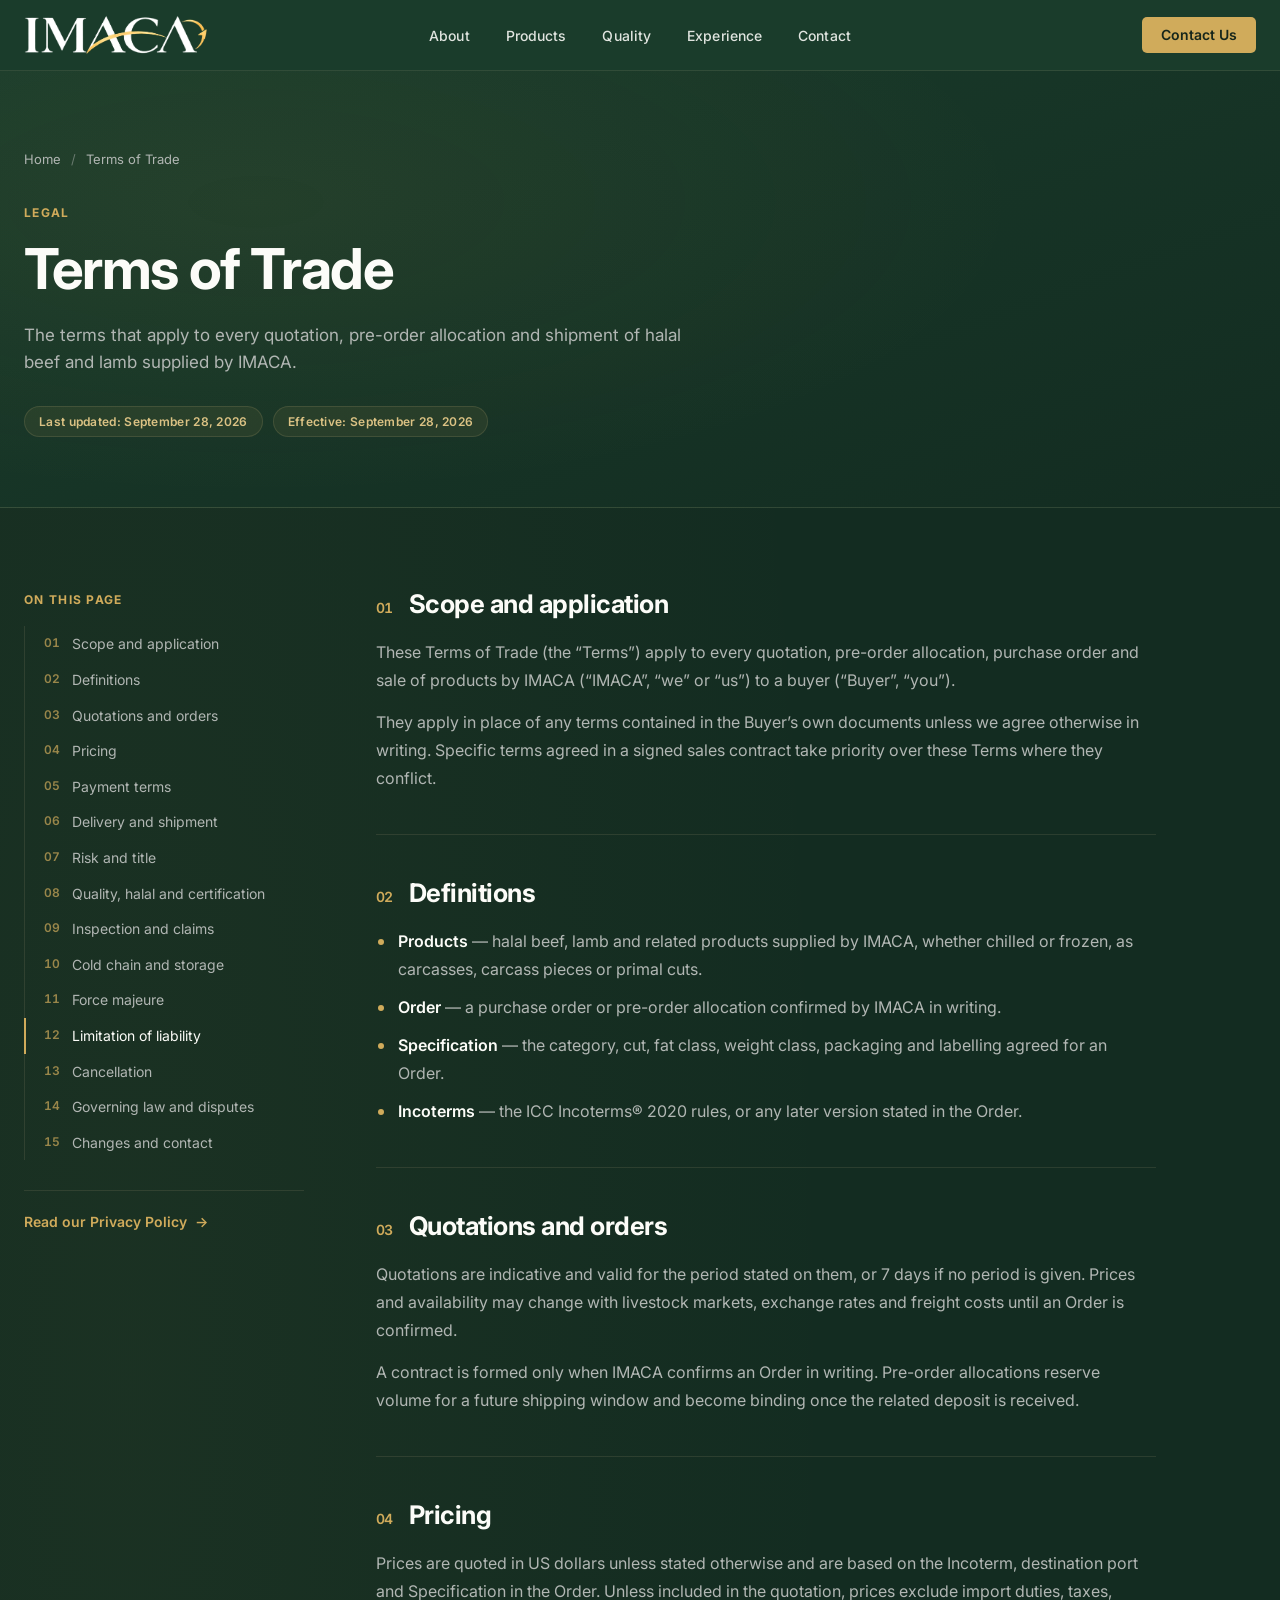
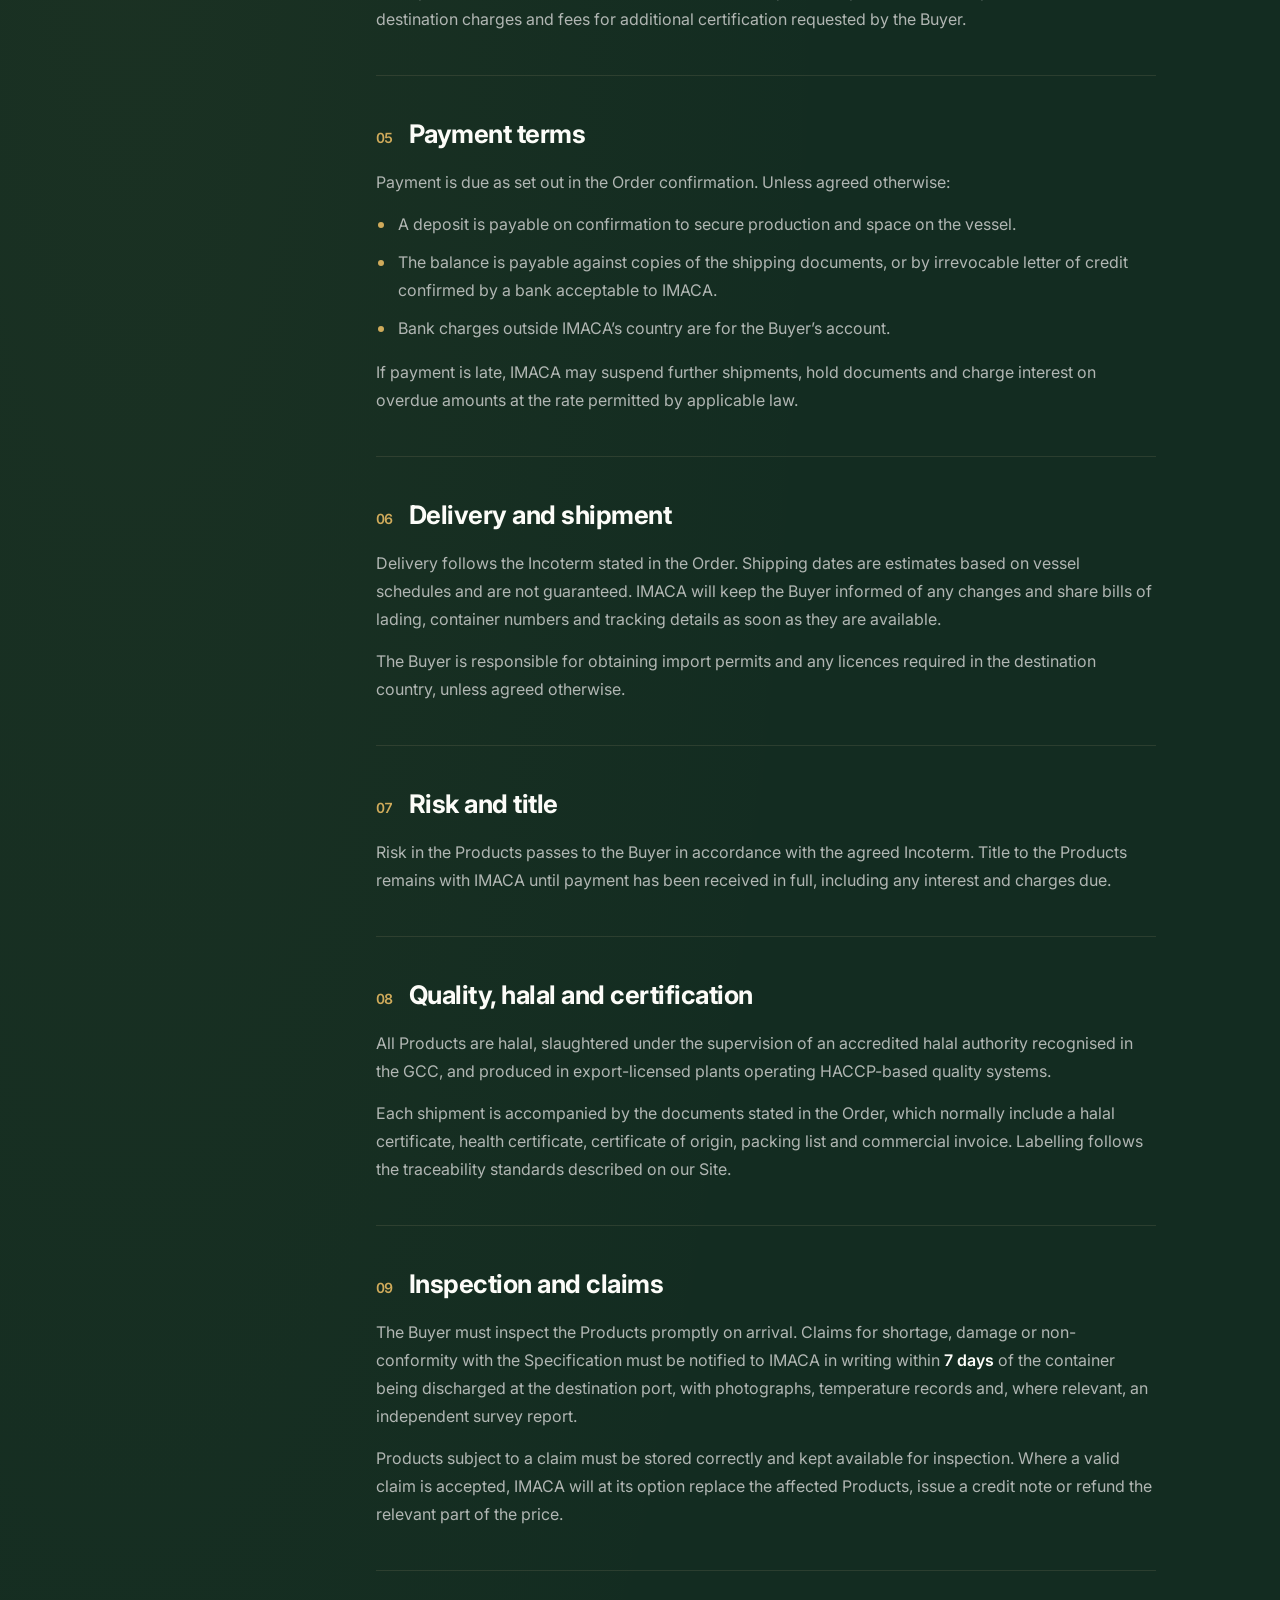
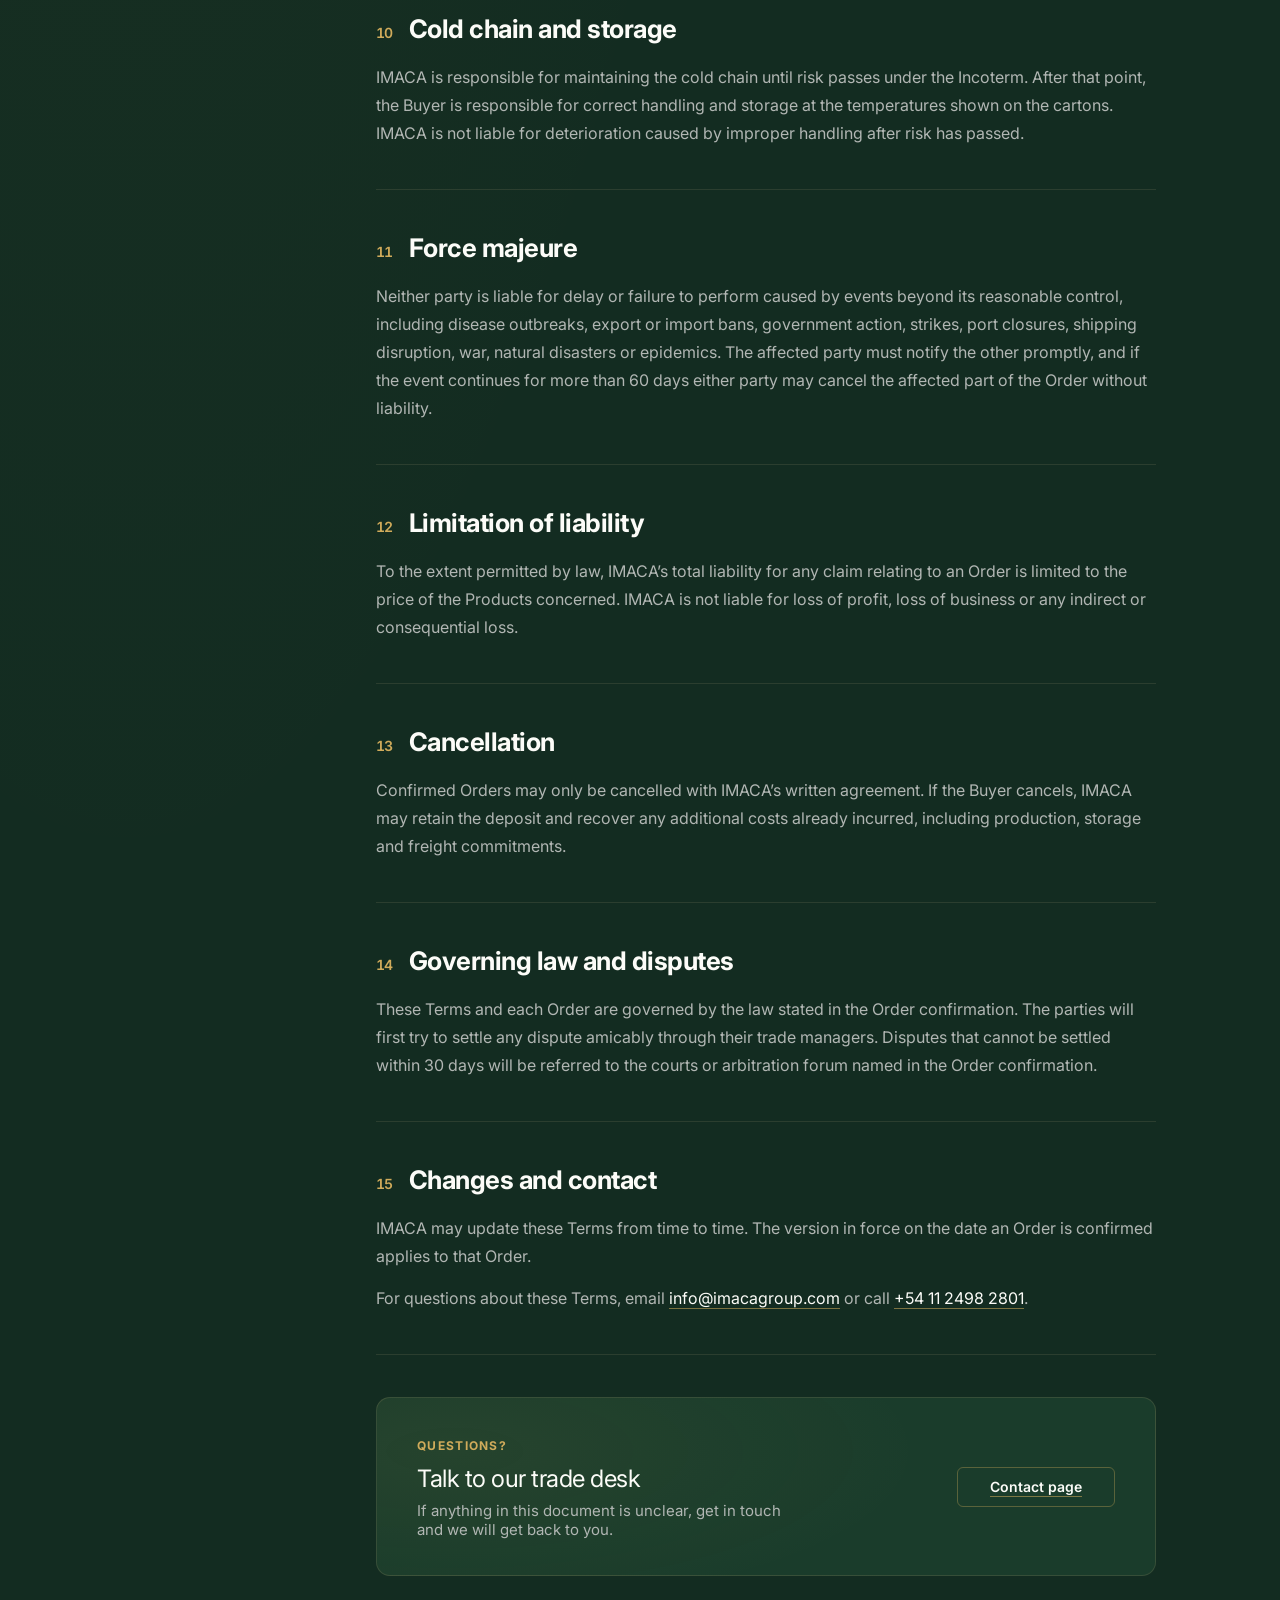
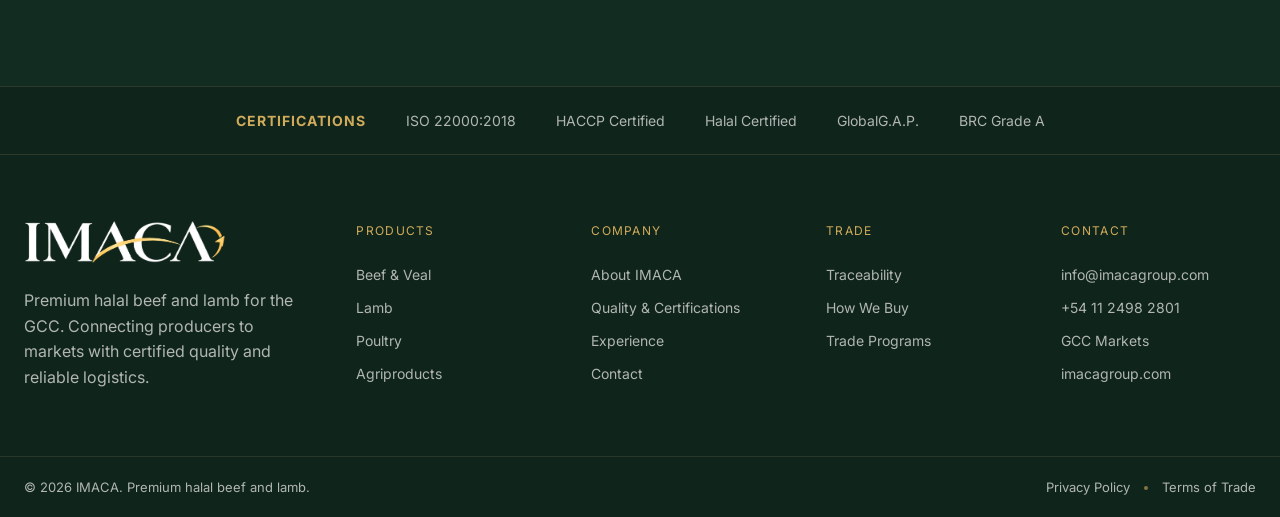
<file: terms.html>
<!doctype html>
<html lang="en">
<head>
  <meta charset="utf-8">
  <meta name="viewport" content="width=device-width, initial-scale=1">
  <title>Terms of Trade | IMACA</title>
  <meta name="description" content="The terms that apply to every quotation, pre-order allocation and shipment of halal beef and lamb supplied by IMACA.">
  <meta name="robots" content="index, follow">
  <link rel="icon" href="assets/favicon-32.png?v=10" type="image/png" sizes="32x32">
  <link rel="icon" href="assets/favicon-512.png?v=10" type="image/png" sizes="512x512">
  <link rel="apple-touch-icon" href="assets/apple-touch-icon.png?v=10">
  <link rel="preconnect" href="https://fonts.googleapis.com">
  <link rel="preconnect" href="https://fonts.gstatic.com" crossorigin>
  <link rel="stylesheet" href="https://fonts.googleapis.com/css2?family=Inter:wght@400;500;600;700;800&display=swap">
  <script>document.documentElement.classList.add("js-reveal")</script>
  <link rel="stylesheet" href="styles.css?v=10">
  <script src="script.js?v=10" defer></script>
</head>
<body>
<main id="top">
  <header class="site-header" id="site-header">
    <div class="header-inner">
      <a class="brand" href="index.html" aria-label="IMACA, back to top"><img class="brand-logo" src="assets/imaca-logo.png?v=10" alt="IMACA" width="1007" height="219"></a>
      <nav class="nav-links" id="nav-links" aria-label="Main navigation">
        <a href="index.html#about">About</a>
        <a href="index.html#products">Products</a>
        <a href="index.html#quality">Quality</a>
        <a href="index.html#experience">Experience</a>
        <a href="index.html#contact">Contact</a>
      </nav>
      <a class="btn btn-gold header-action" href="index.html#contact">Contact Us</a>
      <button type="button" class="btn btn-ghost btn-icon menu-button" id="menu-button" aria-label="Open menu" aria-expanded="false" aria-controls="nav-links">
        <svg class="icon-menu" viewBox="0 0 24 24" fill="none" stroke="currentColor" stroke-width="2" stroke-linecap="round" stroke-linejoin="round" aria-hidden="true"><line x1="4" x2="20" y1="12" y2="12"/><line x1="4" x2="20" y1="6" y2="6"/><line x1="4" x2="20" y1="18" y2="18"/></svg>
        <svg class="icon-close" viewBox="0 0 24 24" fill="none" stroke="currentColor" stroke-width="2" stroke-linecap="round" stroke-linejoin="round" aria-hidden="true"><path d="M18 6 6 18"/><path d="m6 6 12 12"/></svg>
      </button>
    </div>
  </header>
  <section class="legal-hero tone-gradient">
    <div class="wrap">
      <nav class="legal-crumbs" aria-label="Breadcrumb"><a href="index.html">Home</a><span aria-hidden="true">/</span><span>Terms of Trade</span></nav>
      <span class="eyebrow">Legal</span>
      <h1 class="section-title">Terms of Trade</h1>
      <p class="body-copy legal-lead">The terms that apply to every quotation, pre-order allocation and shipment of halal beef and lamb supplied by IMACA.</p>
      <div class="legal-meta"><span>Last updated: September 28, 2026</span><span>Effective: September 28, 2026</span></div>
    </div>
  </section>

  <section class="legal-band tone-base">
    <div class="wrap legal-layout">
      <aside class="legal-toc" aria-label="On this page">
        <span class="eyebrow">On this page</span>
        <ol>
          <li><a href="#scope-and-application"><span>01</span>Scope and application</a></li>
          <li><a href="#definitions"><span>02</span>Definitions</a></li>
          <li><a href="#quotations-and-orders"><span>03</span>Quotations and orders</a></li>
          <li><a href="#pricing"><span>04</span>Pricing</a></li>
          <li><a href="#payment-terms"><span>05</span>Payment terms</a></li>
          <li><a href="#delivery-and-shipment"><span>06</span>Delivery and shipment</a></li>
          <li><a href="#risk-and-title"><span>07</span>Risk and title</a></li>
          <li><a href="#quality-halal-and-certification"><span>08</span>Quality, halal and certification</a></li>
          <li><a href="#inspection-and-claims"><span>09</span>Inspection and claims</a></li>
          <li><a href="#cold-chain-and-storage"><span>10</span>Cold chain and storage</a></li>
          <li><a href="#force-majeure"><span>11</span>Force majeure</a></li>
          <li><a href="#limitation-of-liability"><span>12</span>Limitation of liability</a></li>
          <li><a href="#cancellation"><span>13</span>Cancellation</a></li>
          <li><a href="#governing-law-and-disputes"><span>14</span>Governing law and disputes</a></li>
          <li><a href="#changes-and-contact"><span>15</span>Changes and contact</a></li>
        </ol>
        <a class="legal-switch" href="privacy.html">Read our Privacy Policy <span aria-hidden="true">&rarr;</span></a>
      </aside>
      <article class="legal-content">
        <section class="legal-section" id="scope-and-application">
          <h2><span class="legal-num">01</span>Scope and application</h2>
          <p>These Terms of Trade (the &ldquo;Terms&rdquo;) apply to every quotation, pre-order allocation, purchase order and sale of products by IMACA (&ldquo;IMACA&rdquo;, &ldquo;we&rdquo; or &ldquo;us&rdquo;) to a buyer (&ldquo;Buyer&rdquo;, &ldquo;you&rdquo;).</p>
          <p>They apply in place of any terms contained in the Buyer&rsquo;s own documents unless we agree otherwise in writing. Specific terms agreed in a signed sales contract take priority over these Terms where they conflict.</p>
        </section>
        <section class="legal-section" id="definitions">
          <h2><span class="legal-num">02</span>Definitions</h2>
          <ul>
            <li><strong>Products</strong> &mdash; halal beef, lamb and related products supplied by IMACA, whether chilled or frozen, as carcasses, carcass pieces or primal cuts.</li>
            <li><strong>Order</strong> &mdash; a purchase order or pre-order allocation confirmed by IMACA in writing.</li>
            <li><strong>Specification</strong> &mdash; the category, cut, fat class, weight class, packaging and labelling agreed for an Order.</li>
            <li><strong>Incoterms</strong> &mdash; the ICC Incoterms&reg; 2020 rules, or any later version stated in the Order.</li>
          </ul>
        </section>
        <section class="legal-section" id="quotations-and-orders">
          <h2><span class="legal-num">03</span>Quotations and orders</h2>
          <p>Quotations are indicative and valid for the period stated on them, or 7 days if no period is given. Prices and availability may change with livestock markets, exchange rates and freight costs until an Order is confirmed.</p>
          <p>A contract is formed only when IMACA confirms an Order in writing. Pre-order allocations reserve volume for a future shipping window and become binding once the related deposit is received.</p>
        </section>
        <section class="legal-section" id="pricing">
          <h2><span class="legal-num">04</span>Pricing</h2>
          <p>Prices are quoted in US dollars unless stated otherwise and are based on the Incoterm, destination port and Specification in the Order. Unless included in the quotation, prices exclude import duties, taxes, destination charges and fees for additional certification requested by the Buyer.</p>
        </section>
        <section class="legal-section" id="payment-terms">
          <h2><span class="legal-num">05</span>Payment terms</h2>
          <p>Payment is due as set out in the Order confirmation. Unless agreed otherwise:</p>
          <ul>
            <li>A deposit is payable on confirmation to secure production and space on the vessel.</li>
            <li>The balance is payable against copies of the shipping documents, or by irrevocable letter of credit confirmed by a bank acceptable to IMACA.</li>
            <li>Bank charges outside IMACA&rsquo;s country are for the Buyer&rsquo;s account.</li>
          </ul>
          <p>If payment is late, IMACA may suspend further shipments, hold documents and charge interest on overdue amounts at the rate permitted by applicable law.</p>
        </section>
        <section class="legal-section" id="delivery-and-shipment">
          <h2><span class="legal-num">06</span>Delivery and shipment</h2>
          <p>Delivery follows the Incoterm stated in the Order. Shipping dates are estimates based on vessel schedules and are not guaranteed. IMACA will keep the Buyer informed of any changes and share bills of lading, container numbers and tracking details as soon as they are available.</p>
          <p>The Buyer is responsible for obtaining import permits and any licences required in the destination country, unless agreed otherwise.</p>
        </section>
        <section class="legal-section" id="risk-and-title">
          <h2><span class="legal-num">07</span>Risk and title</h2>
          <p>Risk in the Products passes to the Buyer in accordance with the agreed Incoterm. Title to the Products remains with IMACA until payment has been received in full, including any interest and charges due.</p>
        </section>
        <section class="legal-section" id="quality-halal-and-certification">
          <h2><span class="legal-num">08</span>Quality, halal and certification</h2>
          <p>All Products are halal, slaughtered under the supervision of an accredited halal authority recognised in the GCC, and produced in export-licensed plants operating HACCP-based quality systems.</p>
          <p>Each shipment is accompanied by the documents stated in the Order, which normally include a halal certificate, health certificate, certificate of origin, packing list and commercial invoice. Labelling follows the traceability standards described on our Site.</p>
        </section>
        <section class="legal-section" id="inspection-and-claims">
          <h2><span class="legal-num">09</span>Inspection and claims</h2>
          <p>The Buyer must inspect the Products promptly on arrival. Claims for shortage, damage or non-conformity with the Specification must be notified to IMACA in writing within <strong>7 days</strong> of the container being discharged at the destination port, with photographs, temperature records and, where relevant, an independent survey report.</p>
          <p>Products subject to a claim must be stored correctly and kept available for inspection. Where a valid claim is accepted, IMACA will at its option replace the affected Products, issue a credit note or refund the relevant part of the price.</p>
        </section>
        <section class="legal-section" id="cold-chain-and-storage">
          <h2><span class="legal-num">10</span>Cold chain and storage</h2>
          <p>IMACA is responsible for maintaining the cold chain until risk passes under the Incoterm. After that point, the Buyer is responsible for correct handling and storage at the temperatures shown on the cartons. IMACA is not liable for deterioration caused by improper handling after risk has passed.</p>
        </section>
        <section class="legal-section" id="force-majeure">
          <h2><span class="legal-num">11</span>Force majeure</h2>
          <p>Neither party is liable for delay or failure to perform caused by events beyond its reasonable control, including disease outbreaks, export or import bans, government action, strikes, port closures, shipping disruption, war, natural disasters or epidemics. The affected party must notify the other promptly, and if the event continues for more than 60 days either party may cancel the affected part of the Order without liability.</p>
        </section>
        <section class="legal-section" id="limitation-of-liability">
          <h2><span class="legal-num">12</span>Limitation of liability</h2>
          <p>To the extent permitted by law, IMACA&rsquo;s total liability for any claim relating to an Order is limited to the price of the Products concerned. IMACA is not liable for loss of profit, loss of business or any indirect or consequential loss.</p>
        </section>
        <section class="legal-section" id="cancellation">
          <h2><span class="legal-num">13</span>Cancellation</h2>
          <p>Confirmed Orders may only be cancelled with IMACA&rsquo;s written agreement. If the Buyer cancels, IMACA may retain the deposit and recover any additional costs already incurred, including production, storage and freight commitments.</p>
        </section>
        <section class="legal-section" id="governing-law-and-disputes">
          <h2><span class="legal-num">14</span>Governing law and disputes</h2>
          <p>These Terms and each Order are governed by the law stated in the Order confirmation. The parties will first try to settle any dispute amicably through their trade managers. Disputes that cannot be settled within 30 days will be referred to the courts or arbitration forum named in the Order confirmation.</p>
        </section>
        <section class="legal-section" id="changes-and-contact">
          <h2><span class="legal-num">15</span>Changes and contact</h2>
          <p>IMACA may update these Terms from time to time. The version in force on the date an Order is confirmed applies to that Order.</p>
          <p>For questions about these Terms, email <a href="mailto:info@imacagroup.com">info@imacagroup.com</a> or call <a href="tel:+541124982801">+54 11 2498 2801</a>.</p>
        </section>
        <div class="legal-contact">
          <div>
            <span class="eyebrow">Questions?</span>
            <h3>Talk to our trade desk</h3>
            <p>If anything in this document is unclear, get in touch and we will get back to you.</p>
          </div>
          <div class="legal-contact-actions">
            <a class="btn btn-gold-outline btn-lg" href="index.html#contact">Contact page</a>
          </div>
        </div>
      </article>
    </div>
  </section>

  <div class="cert-strip"><strong>Certifications</strong><span>ISO 22000:2018</span><span>HACCP Certified</span><span>Halal Certified</span><span>GlobalG.A.P.</span><span>BRC Grade A</span></div>

  <footer class="site-footer">
    <div class="wrap footer-main">
      <div class="footer-brand">
        <a class="brand" href="index.html" aria-label="IMACA, back to top"><img class="brand-logo" src="assets/imaca-logo.png?v=10" alt="IMACA" width="1007" height="219"></a>
        <p>Premium halal beef and lamb for the GCC. Connecting producers to markets with certified quality and reliable logistics.</p>
      </div>
      <div class="footer-links"><h4>Products</h4><a href="index.html#products">Beef &amp; Veal</a><a href="index.html#products">Lamb</a><a href="index.html#products">Poultry</a><a href="index.html#products">Agriproducts</a></div>
      <div class="footer-links"><h4>Company</h4><a href="index.html#about">About IMACA</a><a href="index.html#quality">Quality &amp; Certifications</a><a href="index.html#experience">Experience</a><a href="index.html#contact">Contact</a></div>
      <div class="footer-links"><h4>Trade</h4><!-- <a href="index.html#products">Lamb Specifications</a> --><a href="index.html#traceability">Traceability</a><a href="index.html#experience">How We Buy</a><a href="index.html#programs">Trade Programs</a></div>
      <div class="footer-links"><h4>Contact</h4><a href="mailto:info@imacagroup.com">info@imacagroup.com</a><a href="tel:+541124982801">+54 11 2498 2801</a><a href="index.html#about">GCC Markets</a><a href="index.html">imacagroup.com</a></div>
    </div>
    <div class="footer-bottom"><div class="wrap footer-bottom-inner"><span>© 2026 IMACA. Premium halal beef and lamb.</span><nav class="footer-legal" aria-label="Legal"><a href="privacy.html">Privacy Policy</a><a href="terms.html">Terms of Trade</a></nav></div></div>
  </footer>
</main>
</body>
</html>
</file>
<file: styles.css>
:root {
  --background: #132c21;
  --foreground: oklch(0.99 0.005 100);
  --primary: oklch(0.758 0.108 85);
  --primary-foreground: oklch(0.25 0.03 155);
  --secondary: oklch(0.225 0.035 157);
  --secondary-foreground: oklch(0.99 0.005 100);
  --muted: oklch(0.28 0.035 157);
  --muted-foreground: oklch(0.77 0.007 160);
  --accent: #234c38;
  --accent-foreground: oklch(0.99 0.005 100);
  --border: oklch(0.76 0.07 85 / 0.16);
  --input: oklch(0.76 0.07 85 / 0.25);
  --ring: oklch(0.758 0.108 85);
  --card: oklch(0.24 0.036 156);
  --card-foreground: oklch(0.99 0.005 100);
  --green-deep: #0f241a;
  --green-panel: #1a3c2b;
  --green-mid: #214a36;
  --gold-soft: oklch(0.82 0.085 88);
  --line: oklch(0.75 0.055 86 / 0.14);
  --hero-shade: rgb(26 60 43 / 0.8);
  --hero-shade-edge: rgb(26 60 43 / 0.62);
  --photo-shade: rgb(26 60 43 / 0.18);
  --header-height: 70px;
  --ease-out-soft: cubic-bezier(.22, 1, .36, 1);
  --font-heading: "Inter", Arial, sans-serif;
  --glow-gold: rgb(201 168 76 / 0.045);
  --glow-gold-strong: rgb(201 168 76 / 0.065);
  --font-body: "Inter", Arial, sans-serif;
}

*, ::before, ::after { box-sizing: border-box; border: 0 solid; }
h1, h2, h3, h4, p, ul { margin: 0; }
h1, h2, h3, h4 { font-size: inherit; font-weight: inherit; }
a { color: inherit; text-decoration: inherit; }
img, svg { display: block; }
img { max-width: 100%; }
button { font: inherit; color: inherit; background: transparent; cursor: pointer; }

.btn { display: inline-flex; align-items: center; justify-content: center; gap: 8px; height: 36px; padding: 8px 16px; white-space: nowrap; border-radius: 5px; font-size: 14px; line-height: 20px; font-weight: 600; cursor: pointer; transition: background-color .15s, color .15s; }
.btn:focus-visible { outline: none; box-shadow: 0 0 0 1px var(--ring); }
.btn svg { width: 16px; height: 16px; flex-shrink: 0; pointer-events: none; }
.btn-lg { height: 40px; padding-inline: 32px; border-radius: 6px; }
.btn-icon { width: 36px; padding: 0; border-radius: 6px; font-weight: 500; }
.btn-gold { background: var(--primary); color: var(--primary-foreground); }
.btn-gold:hover { background: color-mix(in oklab, var(--primary) 90%, transparent); }
.btn-gold-outline { border: 1px solid color-mix(in oklab, var(--primary) 35%, transparent); color: var(--primary); }
.btn-gold-outline:hover { background: color-mix(in oklab, var(--primary) 10%, transparent); }
.btn-light-outline { border: 1px solid color-mix(in oklab, var(--foreground) 30%, transparent); color: var(--foreground); }
.btn-light-outline:hover { background: color-mix(in oklab, var(--foreground) 10%, transparent); }
.btn-ghost:hover { background: var(--accent); color: var(--accent-foreground); }
.menu-button .icon-close, .menu-button.is-open .icon-menu { display: none; }
.menu-button.is-open .icon-close { display: block; }
html { scroll-behavior: smooth; }
body { margin: 0; background: var(--background); color: var(--foreground); font-family: var(--font-body); -webkit-font-smoothing: antialiased; }
h1, h2, h3, h4, .section-title, .stat-number, .feature-number, .tier-price, .btn, .nav-links a { font-family: var(--font-heading); }
button, a { -webkit-tap-highlight-color: transparent; }
section[id], footer[id] { scroll-margin-top: var(--header-height); }
::selection { background: var(--primary); color: var(--primary-foreground); }

.wrap { width: min(100% - 48px, 1450px); margin-inline: auto; }
.wrap-narrow { width: min(100% - 48px, 1180px); }
@media (min-width: 1100px) { .wrap-narrow { width: min(100% - 160px, 1180px); } }
.eyebrow { color: var(--primary); font-size: 12px; letter-spacing: 1.3px; text-transform: uppercase; font-weight: 700; }
h1, h2, h3 { letter-spacing: -0.02em; }
.section-title { margin: 16px 0 0; font-size: clamp(30px, 3.2vw, 42px); line-height: 1.12; font-weight: 700; letter-spacing: -0.025em; }
.body-copy { color: var(--muted-foreground); font-size: 17px; line-height: 1.6; }
.section-band { padding-block: 118px; }
.tone-base { background: radial-gradient(ellipse 75% 85% at 10% 20%, var(--glow-gold), transparent 75%), var(--background); }
.tone-panel { background: radial-gradient(ellipse 80% 90% at 15% 25%, var(--glow-gold), transparent 75%), var(--green-panel); }
.tone-mid { background: var(--green-mid); }
.tone-gradient { background: radial-gradient(ellipse 80% 90% at 20% 30%, var(--glow-gold-strong), transparent 75%), linear-gradient(160deg, var(--green-panel), var(--background)); }

.site-header { position: sticky; top: 0; z-index: 50; background: var(--green-panel); border-bottom: 1px solid var(--line); transition: box-shadow .25s; }
.site-header.scrolled { box-shadow: 0 8px 24px rgb(0 0 0 / 0.25); }
.header-inner { width: min(100% - 48px, 1450px); margin-inline: auto; height: var(--header-height); display: grid; grid-template-columns: 1fr auto 1fr; align-items: center; gap: 30px; }
.brand { display: inline-flex; align-items: center; justify-self: start; }
.brand-logo { height: 40px; width: auto; max-width: none; }
.footer-brand .brand-logo { height: 44px; }
.nav-links { display: flex; align-items: center; justify-content: center; gap: 36px; }
.nav-links a, .footer-links a { color: var(--foreground); text-decoration: none; transition: color .2s; }
.nav-links a { font-size: 14px; font-weight: 500; letter-spacing: 0.1px; color: color-mix(in oklab, var(--foreground) 88%, transparent); }
.footer-links a:hover { color: var(--primary); }
.nav-links a { position: relative; padding-block: 6px; }
.nav-links a::after { content: ""; position: absolute; left: 0; right: 0; bottom: 0; height: 2px; border-radius: 2px; background: var(--primary); transform: scaleX(0.01); transform-origin: left center; opacity: 0; transition: transform .45s cubic-bezier(.65, 0, .35, 1), opacity .3s ease; }
.nav-links a:hover::after, .nav-links a:focus-visible::after { transform: scaleX(1); opacity: 1; }
.nav-links a:focus-visible { outline: none; }
.header-action { min-width: 114px; justify-self: end; }
.menu-button { display: none !important; justify-self: end; }

.hero { min-height: calc(min(100svh, 920px) - var(--header-height)); position: relative; isolation: isolate; overflow: hidden; display: flex; flex-direction: column; background: var(--green-deep); }
.hero-image { position: absolute; inset: 0; width: 100%; height: 100%; object-fit: cover; object-position: center 40%; z-index: -2; opacity: 0.9; animation: hero-zoom 14s ease-out both; }
.hero::before { content: ""; position: absolute; inset: 0; z-index: -1; background: linear-gradient(90deg, var(--hero-shade-edge), var(--hero-shade) 55%, var(--hero-shade-edge)); }
@keyframes hero-zoom { from { transform: scale(1.12); } to { transform: scale(1); } }
.hero-center { flex: 1; display: flex; flex-direction: column; align-items: center; justify-content: center; text-align: center; padding: 70px 24px 110px; }
.scroll-mouse { position: absolute; left: 50%; bottom: 28px; width: 24px; height: 38px; margin-left: -12px; border: 2px solid color-mix(in oklab, var(--foreground) 55%, transparent); border-radius: 14px; animation: mouse-bounce 2s ease-in-out infinite; }
.scroll-mouse::before { content: ""; position: absolute; left: 50%; top: 7px; width: 4px; height: 8px; margin-left: -2px; border-radius: 2px; background: var(--primary); animation: mouse-wheel 2s ease-in-out infinite; }
@keyframes mouse-bounce { 0%, 100% { transform: translateY(0); } 50% { transform: translateY(8px); } }
@keyframes mouse-wheel { 0% { opacity: 1; transform: translateY(0); } 70% { opacity: 0; transform: translateY(10px); } 100% { opacity: 0; transform: translateY(0); } }
.hero-pill { display: inline-block; padding: 8px 17px; color: var(--gold-soft); background: color-mix(in oklab, var(--primary) 15%, transparent); border: 1px solid var(--border); border-radius: 30px; font-size: 12px; font-weight: 700; letter-spacing: 1.2px; text-transform: uppercase; }
.hero h1 { max-width: 1000px; font-size: clamp(40px, 5.6vw, 76px); line-height: 1.08; margin: 34px 0 22px; font-weight: 700; letter-spacing: -0.03em; }
.gold-rule { width: 90px; height: 2px; background: var(--primary); margin: 0 auto; }
.hero-copy { font-size: 18px; line-height: 1.6; max-width: 640px; margin: 30px auto 40px; color: color-mix(in oklab, var(--foreground) 82%, transparent); }
.hero-actions { display: flex; justify-content: center; flex-wrap: wrap; gap: 16px; }
.hero-actions .btn-lg { height: 54px; padding-inline: 32px; font-size: 15px; }
.hero-badges { display: flex; justify-content: center; flex-wrap: wrap; gap: 14px 26px; margin-top: 54px; font-size: 12px; color: var(--muted-foreground); }
.hero-badges span { display: inline-flex; align-items: center; gap: 8px; }
.hero-badges span::before { content: ""; width: 5px; height: 5px; border-radius: 50%; background: var(--primary); }

.stats { background: radial-gradient(ellipse 70% 120% at 15% 50%, var(--glow-gold), transparent 75%), #122a1f; border-top: 1px solid var(--line); padding: 48px 0 52px; }
.stats-grid { display: grid; grid-template-columns: repeat(4, 1fr); text-align: center; gap: 16px; }
.stat-number { display: block; color: var(--primary); font-size: clamp(38px, 3.5vw, 54px); font-weight: 700; line-height: 1; }
.stat-label { display: block; margin-top: 8px; color: var(--muted-foreground); font-size: 12px; font-weight: 700; letter-spacing: 1.5px; text-transform: uppercase; }
.about-top { display: grid; grid-template-columns: 1fr 1fr; gap: 8%; }
.about-text p { margin: 0 0 20px; }
.focus-grid { display: grid; grid-template-columns: repeat(3, 1fr); margin-top: 58px; border-top: 1px solid var(--line); }
.focus-item { padding: 34px 28px 0; min-height: 150px; border-left: 1px solid var(--line); }
.focus-item:first-child { padding-left: 0; border-left: 0; }
.focus-item h3 { font-size: 24px; margin: 10px 0 8px; }
.focus-item p { color: var(--muted-foreground); margin: 0; font-size: 16px; line-height: 1.4; }
.split-grid { display: grid; grid-template-columns: 1fr 1fr; gap: 7.5%; }
.split-intro .body-copy { max-width: 760px; margin-top: 24px; }
.detail-list { border-top: 1px solid var(--line); }
.detail-row { display: grid; grid-template-columns: 27% 1fr; gap: 20px; padding: 22px 0; border-bottom: 1px solid var(--line); }
.detail-row strong { font-size: 16px; font-weight: 600; line-height: 1.5; }
.detail-row p { font-size: 15px; line-height: 1.65; color: var(--muted-foreground); margin: 0; }
.specs-band { padding: 90px 0 95px; }
.specs-lead { max-width: 670px; margin: 22px 0 38px; font-size: 16px; }
.spec-table { border-radius: 12px; overflow: hidden; background: var(--green-panel); border: 1px solid var(--line); }
.spec-table-head, .spec-table-row { display: grid; grid-template-columns: 220px 1fr; gap: 20px; padding: 18px 24px; align-items: start; }
.spec-table-head { border-bottom: 1px solid var(--line); color: var(--primary); font-size: 11px; font-weight: 700; letter-spacing: 1.4px; text-transform: uppercase; }
.spec-table-row { font-size: 14px; border-top: 1px solid rgb(255 255 255 / 0.03); }
.spec-table-row strong { font-weight: 600; }
.trace-lead { margin: 22px 0 50px; font-size: 16px; }
.label-grid { display: grid; grid-template-columns: 1fr 1fr; column-gap: 48px; border-top: 1px solid var(--line); }
.label-grid p { margin: 0; padding: 17px 0; border-bottom: 1px solid var(--line); font-size: 14px; line-height: 1.5; color: var(--muted-foreground); }
.label-grid strong { color: var(--foreground); font-weight: 600; }
.spec-table-row:nth-child(even) { background: color-mix(in oklab, var(--green-panel) 80%, var(--green-mid)); }
.spec-table-row strong { font-weight: 700; }
.spec-table-row span { color: var(--muted-foreground); }
.spec-notes { margin-top: 42px; }
.spec-notes .detail-row { grid-template-columns: 185px 1fr; }
.feature-heading { text-align: center; margin-bottom: 55px; }
.feature-heading .section-title { margin-top: 14px; }
.feature-stack { width: min(100% - 48px, 1160px); margin: auto; display: grid; gap: 18px; }
.feature-row { display: grid; grid-template-columns: 1fr 1fr; min-height: 405px; background: var(--green-panel); overflow: hidden; border-radius: 12px; }
.feature-row.reverse .feature-media { order: 2; }
.feature-media { position: relative; overflow: hidden; aspect-ratio: 3 / 2; min-height: 100%; background: var(--green-deep); }
.feature-media::after { content: ""; position: absolute; inset: 0; background: var(--photo-shade); pointer-events: none; transition: background-color .6s; }
.feature-photo { position: absolute; inset: 0; width: 100%; height: 100%; object-fit: cover; opacity: 0.92; transition: transform 1.2s cubic-bezier(.2,.7,.2,1), opacity .6s; }
.feature-row:hover .feature-photo { transform: scale(1.06); opacity: 1; }
.feature-row:hover .feature-media::after { background: transparent; }
.feature-content { display: flex; flex-direction: column; justify-content: center; padding: 46px 50px; }
.feature-number { font-size: 46px; font-weight: 700; color: var(--primary); line-height: 1; }
.feature-label { margin: 8px 0 24px; color: var(--muted-foreground); font-size: 11px; font-weight: 700; letter-spacing: 1.4px; text-transform: uppercase; }
.feature-content h3 { font-size: 27px; line-height: 1.2; margin: 0 0 16px; }
.feature-content p { color: var(--muted-foreground); font-size: 16px; line-height: 1.55; margin: 0; }
.feature-foot { color: var(--primary); margin-top: 25px; font-size: 14px; }
.feature-foot::before { content: ""; display: inline-block; vertical-align: middle; width: 27px; height: 1px; background: var(--primary); margin-right: 10px; }
.programs { text-align: center; }
.programs .section-title { margin-top: 20px; }
.programs-subtitle { margin: 25px auto 65px; max-width: 570px; }
.tier-grid { width: min(100%, 1070px); margin: auto; display: grid; grid-template-columns: repeat(3, 1fr); gap: 25px; align-items: stretch; text-align: left; }
.tier { min-height: 480px; border: 1px solid var(--line); border-radius: 14px; padding: 33px 32px 31px; display: flex; flex-direction: column; background: linear-gradient(180deg, color-mix(in oklab, var(--green-deep) 70%, transparent), color-mix(in oklab, var(--green-panel) 60%, transparent)); }
.tier-featured { background: linear-gradient(180deg, var(--green-mid), color-mix(in oklab, var(--green-mid) 70%, var(--green-panel))); border-color: var(--primary); padding-top: 0; overflow: hidden; box-shadow: 0 0 0 1px color-mix(in oklab, var(--primary) 30%, transparent), 0 20px 60px -10px rgb(201 168 76 / 0.28); transform: translateY(-8px); }
.tier-ribbon { background: var(--primary); color: var(--primary-foreground); margin: 0 -32px 31px; padding: 9px; text-align: center; text-transform: uppercase; letter-spacing: 1px; font-weight: 700; font-size: 12px; }
.tier h3 { margin: 0 0 30px; font-size: 20px; }
.tier-price { font-size: 24px; font-weight: 700; margin-bottom: 4px; }
.tier-featured .tier-price { color: var(--primary); }
.tier-caption { font-size: 14px; color: var(--muted-foreground); margin: 0 0 20px; }
.tier ul { list-style: none; padding: 20px 0 0; margin: 0 0 25px; border-top: 1px solid var(--line); display: grid; gap: 15px; }
.tier li { color: color-mix(in oklab, var(--foreground) 85%, transparent); font-size: 15px; line-height: 1.45; display: flex; gap: 12px; align-items: flex-start; }
.tier li::before { content: "✓"; flex: 0 0 18px; height: 18px; margin-top: 1px; border-radius: 50%; display: grid; place-items: center; background: color-mix(in oklab, var(--primary) 22%, transparent); color: var(--primary); font-size: 10px; font-weight: 800; line-height: 1; }
.tier .tier-button { margin-top: auto; width: 100%; }
.contact-band { border-top: 1px solid var(--border); padding: 115px 0; background: radial-gradient(ellipse 80% 95% at 25% 40%, rgb(201 168 76 / 0.08), transparent 75%), radial-gradient(ellipse 60% 80% at 75% 45%, rgb(201 168 76 / 0.03), transparent 75%), linear-gradient(160deg, var(--green-panel), var(--green-deep)); }
.contact-grid { display: grid; grid-template-columns: 1fr 1fr; gap: 7%; }
.contact-grid .section-title { margin-bottom: 30px; }
.contact-detail { margin-bottom: 30px; }
.contact-detail span { display: block; text-transform: uppercase; color: var(--muted-foreground); letter-spacing: 1.4px; font-size: 12px; font-weight: 700; margin-bottom: 12px; }
.contact-detail a { color: var(--foreground); font-size: clamp(24px, 2.6vw, 34px); font-weight: 700; letter-spacing: -0.02em; text-decoration: underline; text-decoration-thickness: 1px; text-decoration-color: color-mix(in oklab, var(--primary) 45%, transparent); text-underline-offset: 7px; overflow-wrap: anywhere; transition: text-decoration-color .3s; }
.contact-detail a:hover { text-decoration-color: var(--primary); }
.cert-strip { display: flex; align-items: center; justify-content: center; gap: 40px; padding: 25px 24px; border-block: 1px solid var(--border); color: var(--muted-foreground); font-size: 14px; flex-wrap: wrap; }
.cert-strip strong { color: var(--primary); letter-spacing: 1px; text-transform: uppercase; }
.site-footer { background: var(--background); }
.footer-main { display: grid; grid-template-columns: 1.5fr repeat(4, 1fr); gap: 40px; padding-block: 65px; }
.footer-brand p { max-width: 270px; color: var(--muted-foreground); line-height: 1.6; margin-top: 20px; }
.footer-links { display: flex; flex-direction: column; align-items: flex-start; gap: 16px; }
.footer-links h4 { margin: 3px 0 12px; color: var(--primary); text-transform: uppercase; font-size: 12px; letter-spacing: 1.3px; }
.footer-links a { color: var(--muted-foreground); font-size: 14px; }
.footer-bottom { border-top: 1px solid var(--line); color: var(--muted-foreground); font-size: 13px; padding: 22px 0; }
.footer-bottom-inner { display: flex; justify-content: space-between; align-items: center; flex-wrap: wrap; gap: 12px 24px; }
.footer-legal { display: flex; align-items: center; gap: 14px; }
.footer-legal a + a::before { content: ""; display: inline-block; width: 4px; height: 4px; margin-right: 14px; vertical-align: middle; border-radius: 50%; background: color-mix(in oklab, var(--primary) 60%, transparent); }
.footer-legal a { color: var(--muted-foreground); transition: color .2s; }
.footer-legal a:hover { color: var(--primary); }
.contact-legal { margin: 8px 0 0; padding-top: 22px; border-top: 1px solid var(--line); max-width: 460px; color: var(--muted-foreground); font-size: 14px; line-height: 1.6; }
.contact-legal a, .legal-content a { color: var(--foreground); text-decoration: underline; text-decoration-thickness: 1px; text-decoration-color: color-mix(in oklab, var(--primary) 55%, transparent); text-underline-offset: 4px; transition: color .2s, text-decoration-color .2s; }
.contact-legal a:hover, .legal-content a:hover { color: var(--primary); text-decoration-color: var(--primary); }

.legal-hero { padding: 80px 0 70px; border-bottom: 1px solid var(--line); }
.legal-crumbs { display: flex; gap: 10px; margin-bottom: 34px; color: var(--muted-foreground); font-size: 13px; }
.legal-crumbs a { transition: color .2s; }
.legal-crumbs a:hover { color: var(--primary); }
.legal-crumbs span[aria-hidden] { opacity: .5; }
.legal-hero .section-title { font-size: clamp(36px, 4.4vw, 58px); }
.legal-lead { max-width: 680px; margin-top: 22px; }
.legal-meta { display: flex; flex-wrap: wrap; gap: 10px; margin-top: 30px; }
.legal-meta span { padding: 7px 14px; border: 1px solid var(--border); border-radius: 30px; background: color-mix(in oklab, var(--primary) 8%, transparent); color: var(--gold-soft); font-size: 12px; font-weight: 600; letter-spacing: .3px; }
.legal-band { padding: 80px 0 110px; }
.legal-layout { display: grid; grid-template-columns: 280px 1fr; gap: 72px; align-items: start; }
.legal-toc { position: sticky; top: calc(var(--header-height) + 32px); }
.legal-toc ol { list-style: none; margin: 18px 0 0; padding: 0; border-left: 1px solid var(--line); }
.legal-toc li a { display: flex; gap: 12px; padding: 8px 0 8px 18px; margin-left: -1px; border-left: 2px solid transparent; color: var(--muted-foreground); font-size: 14px; line-height: 1.4; transition: color .2s, border-color .3s; }
.legal-toc li a span { color: color-mix(in oklab, var(--primary) 70%, transparent); font-size: 12px; font-weight: 600; font-variant-numeric: tabular-nums; padding-top: 1px; }
.legal-toc li a:hover, .legal-toc li a.active { color: var(--foreground); border-left-color: var(--primary); }
.legal-switch { display: inline-flex; gap: 8px; margin-top: 30px; padding-top: 22px; border-top: 1px solid var(--line); width: 100%; color: var(--primary); font-size: 14px; font-weight: 600; }
.legal-switch span { transition: transform .3s; }
.legal-switch:hover span { transform: translateX(4px); }
.legal-content { max-width: 780px; }
.legal-section { padding: 0 0 42px; margin-bottom: 42px; border-bottom: 1px solid var(--line); scroll-margin-top: calc(var(--header-height) + 24px); }
.legal-section h2 { display: flex; align-items: baseline; gap: 16px; margin: 0 0 18px; font-size: clamp(22px, 2vw, 27px); font-weight: 700; line-height: 1.25; }
.legal-num { color: var(--primary); font-size: 14px; font-weight: 600; font-variant-numeric: tabular-nums; }
.legal-section p, .legal-section li { color: var(--muted-foreground); font-size: 16px; line-height: 1.75; }
.legal-section p { margin: 0 0 14px; }
.legal-section p:last-child { margin-bottom: 0; }
.legal-section strong { color: var(--foreground); font-weight: 600; }
.legal-section ul { list-style: none; margin: 4px 0 16px; padding: 0; display: grid; gap: 10px; }
.legal-section ul:last-child { margin-bottom: 0; }
.legal-section li { position: relative; padding-left: 22px; }
.legal-section li::before { content: ""; position: absolute; left: 2px; top: .72em; width: 6px; height: 6px; border-radius: 50%; background: var(--primary); }
.legal-contact { display: flex; justify-content: space-between; align-items: center; gap: 30px; flex-wrap: wrap; padding: 36px 40px; border: 1px solid var(--border); border-radius: 14px; background: radial-gradient(ellipse 80% 120% at 10% 30%, var(--glow-gold-strong), transparent 75%), var(--green-panel); }
.legal-contact h3 { margin: 10px 0 8px; font-size: 24px; }
.legal-contact p { margin: 0; color: var(--muted-foreground); font-size: 15px; max-width: 380px; }
.legal-contact-actions { display: flex; gap: 12px; flex-wrap: wrap; }
.site-footer { background: var(--green-deep); }
.cert-strip { background: var(--green-deep); }

@media (max-width: 1024px) {
  .section-band { padding-block: 90px; }
  .stats-grid { grid-template-columns: repeat(2, 1fr); row-gap: 40px; }
  .about-top, .split-grid, .contact-grid { grid-template-columns: 1fr; gap: 40px; }
  .detail-row { grid-template-columns: 22% 1fr; }
  .feature-row, .feature-row.reverse { grid-template-columns: 1fr; min-height: 0; }
  .feature-row.reverse .feature-media { order: 0; }
  .feature-media { aspect-ratio: 15 / 4; min-height: 0; }
  .feature-content { padding: 40px 42px 44px; }
  .legal-layout { grid-template-columns: 1fr; gap: 40px; }
  .legal-toc { position: static; }
  .legal-toc ol { columns: 2; column-gap: 30px; }
  .legal-toc li { break-inside: avoid; }
}

@media (max-width: 800px) {
  .wrap, .header-inner, .feature-stack { width: min(100% - 36px, 1450px); }
  .header-inner { grid-template-columns: 1fr auto; }
  .brand-logo { height: 34px; }
  .header-action { display: none !important; }
  .menu-button { display: inline-flex !important; }
  .nav-links { display: none; position: absolute; top: var(--header-height); left: 0; right: 0; margin: 0; background: var(--green-panel); padding: 22px 24px; flex-direction: column; align-items: stretch; z-index: 10; gap: 0; border-bottom: 1px solid var(--border); }
  .nav-links.open { display: flex; }
  .nav-links a { padding: 13px 0; font-size: 16px; align-self: flex-start; }
  .nav-links a::after { bottom: 8px; }
  .hero { min-height: 700px; }
  .hero-image { object-position: 30% center; }
  .hero-center { padding: 65px 20px 80px; }
  .hero h1 { font-size: clamp(40px, 8vw, 60px); }
  .hero-copy { font-size: 16px; }
  .hero-badges { gap: 9px 15px; margin-top: 42px; }
  .section-band { padding-block: 75px; }
  .about-top, .split-grid, .contact-grid { grid-template-columns: 1fr; gap: 38px; }
  .focus-grid { margin-top: 35px; }
  .focus-item { padding: 25px 14px 0; }
  .focus-item h3 { font-size: 18px; }
  .focus-item p { font-size: 14px; }
  .split-intro .body-copy { margin-top: 22px; }
  .tier-grid { gap: 12px; }
  .tier { padding: 25px 18px; }
  .tier-featured { padding-top: 0; }
  .tier-ribbon { margin-inline: -18px; }
  .footer-main { grid-template-columns: repeat(2, 1fr); }
  .footer-brand { grid-column: 1 / -1; }
}
@media (max-width: 600px) {
  .hero { min-height: calc(min(860px, 100svh) - var(--header-height)); }
  .hero h1 { font-size: 38px; }
  .hero-center { padding-top: 50px; padding-bottom: 90px; }
  .hero-badges { font-size: 11px; }
  .stats-grid { grid-template-columns: repeat(2, 1fr); row-gap: 28px; }
  .stat-number { font-size: 37px; }
  .stat-label { font-size: 10px; }
  .body-copy, .detail-row p { font-size: 16px; }
  .focus-grid { grid-template-columns: 1fr; }
  .focus-item { border-left: 0; border-bottom: 1px solid var(--line); padding: 20px 0; min-height: 0; }
  .focus-item:first-child { padding: 20px 0; }
  .detail-row { grid-template-columns: 1fr; gap: 8px; }
  .detail-row strong { font-size: 16px; }
  .spec-table-head, .spec-table-row { grid-template-columns: 105px 1fr; padding: 14px 12px; gap: 8px; font-size: 13px; }
  .spec-notes .detail-row { grid-template-columns: 1fr; }
  .feature-row, .feature-row.reverse { grid-template-columns: 1fr; }
  .feature-row.reverse .feature-media { order: 0; }
  .feature-media { aspect-ratio: 16 / 10; }
  .feature-content { padding: 33px 28px; }
  .label-grid { grid-template-columns: 1fr; }
  .legal-hero { padding: 50px 0 50px; }
  .legal-band { padding: 50px 0 80px; }
  .legal-toc ol { columns: 1; }
  .legal-contact { padding: 28px 24px; }
  .tier-featured { transform: none; }
  .footer-bottom-inner { flex-direction: column; align-items: flex-start; }
  .feature-number { font-size: 38px; }
  .tier-grid { grid-template-columns: 1fr; gap: 18px; max-width: 400px; }
  .tier { min-height: 0; padding: 28px; }
  .tier-featured { padding-top: 0; }
  .tier-ribbon { margin-inline: -28px; }
  .tier h3 { margin-bottom: 22px; }
  .tier ul { margin-bottom: 35px; }
  .contact-band { padding-block: 75px; }
  .cert-strip { gap: 15px 25px; }
  .footer-main { gap: 35px 20px; }
}
.js-reveal .reveal { opacity: 0; transform: translate3d(0, 32px, 0); transition: opacity 1s var(--ease-out-soft), transform 1s var(--ease-out-soft); }
.js-reveal .reveal.is-visible { opacity: 1; transform: none; }
.js-reveal .tier-featured.reveal { transform: translate3d(0, 24px, 0); }
.js-reveal .tier-featured.reveal.is-visible { transform: translateY(-8px); }

.site-header { animation: fade-down .9s var(--ease-out-soft) both; }
.hero-center > * { animation: fade-up 1.1s var(--ease-out-soft) both; }
.hero-center > :nth-child(1) { animation-delay: .15s; }
.hero-center > :nth-child(2) { animation-delay: .3s; }
.hero-center > .gold-rule { animation: rule-grow 1.1s var(--ease-out-soft) .55s both; }
.hero-center > :nth-child(4) { animation-delay: .65s; }
.hero-center > :nth-child(5) { animation-delay: .8s; }
.hero-center > :nth-child(6) { animation-delay: .95s; }
.scroll-mouse { animation: mouse-appear .9s var(--ease-out-soft) 1.35s both, mouse-bounce 2s ease-in-out 2.25s infinite; }
@keyframes fade-up { from { opacity: 0; transform: translate3d(0, 28px, 0); } to { opacity: 1; transform: none; } }
@keyframes fade-down { from { opacity: 0; transform: translate3d(0, -14px, 0); } to { opacity: 1; transform: none; } }
@keyframes rule-grow { from { opacity: 0; transform: scaleX(0); } to { opacity: 1; transform: scaleX(1); } }
@keyframes mouse-appear { from { opacity: 0; transform: translateY(-10px); } to { opacity: 1; transform: none; } }

@media (prefers-reduced-motion: reduce) {
  html { scroll-behavior: auto; }
  .hero-image, .scroll-mouse, .scroll-mouse::before, .site-header, .hero-center > *, .hero-center > .gold-rule { animation: none; }
  .feature-photo, .nav-links a::after { transition: none; }
  .feature-row:hover .feature-photo { transform: none; }
}
</file>
